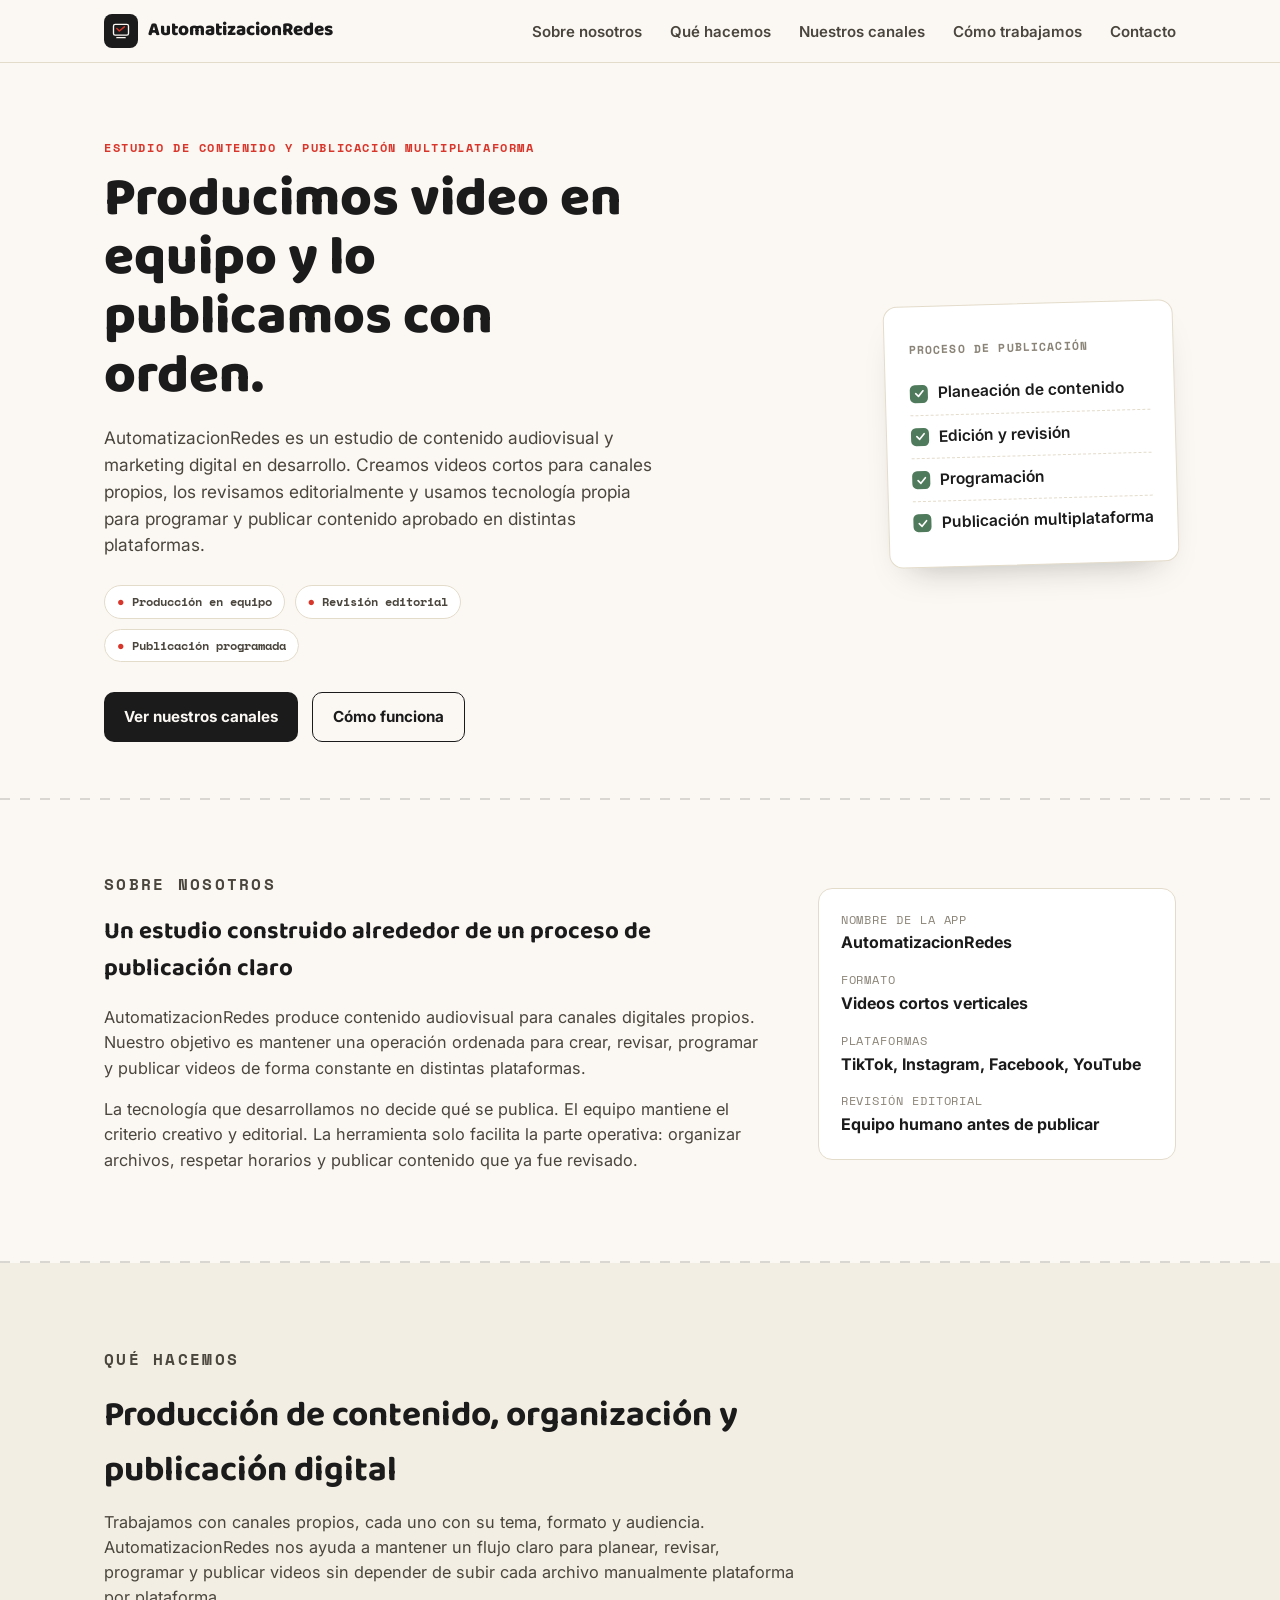
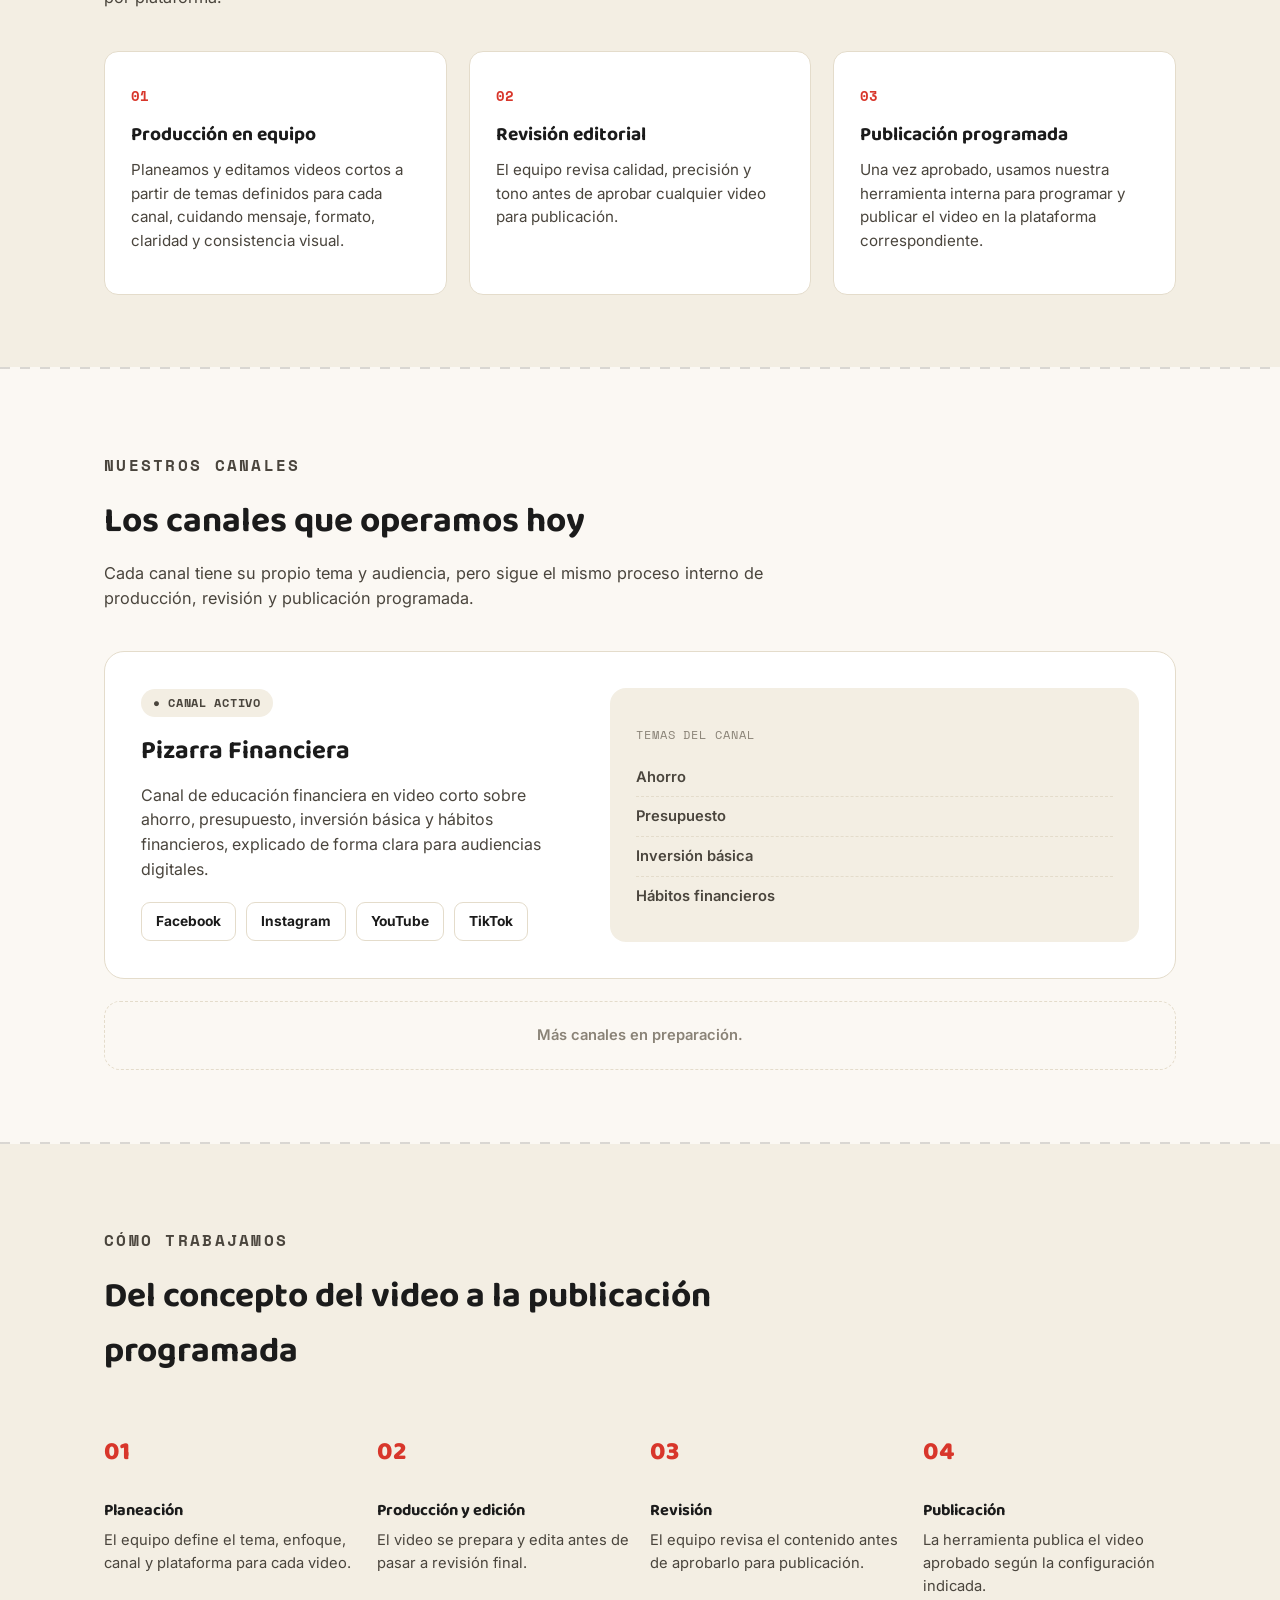
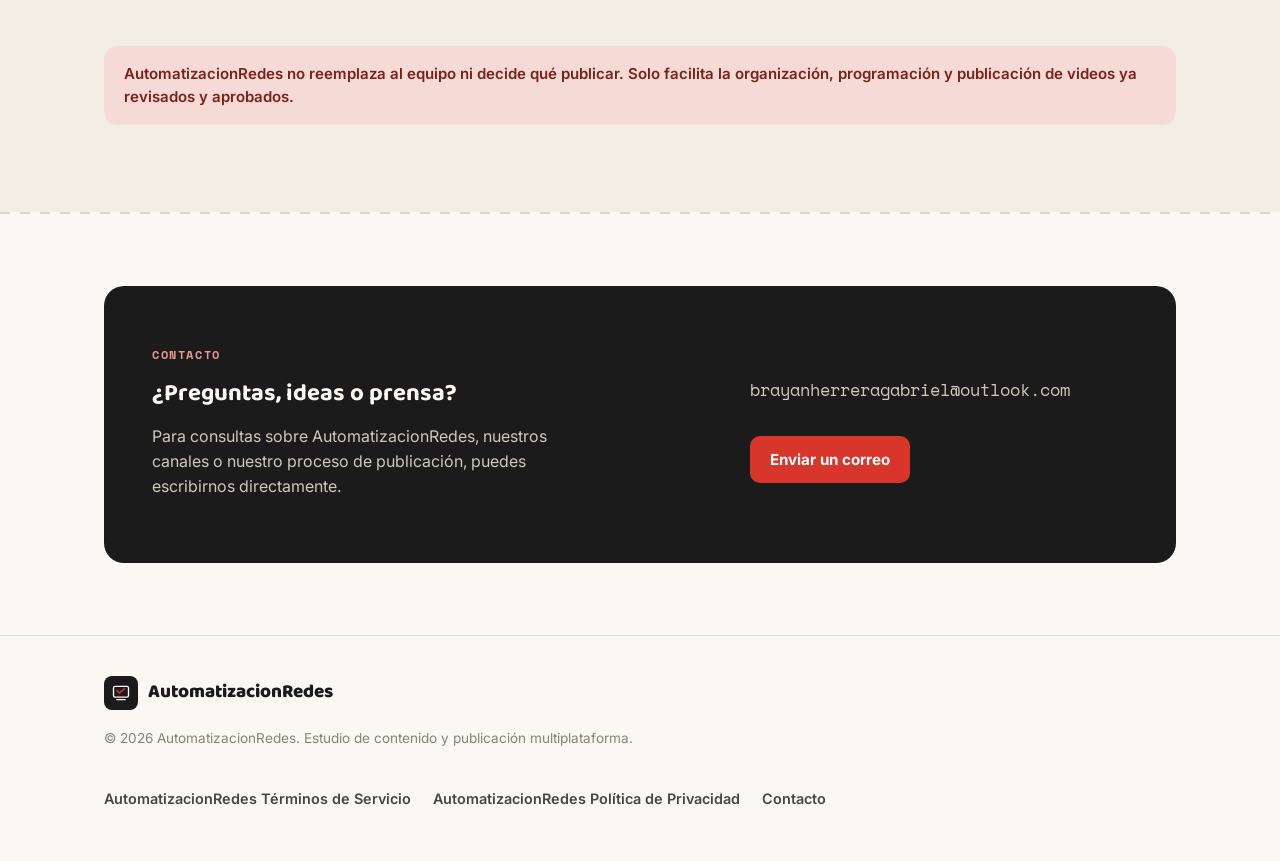
<file: index.html>
<!DOCTYPE html>
<html lang="es">
<head>
<meta charset="UTF-8">
<meta name="viewport" content="width=device-width, initial-scale=1.0">

<title>AutomatizacionRedes — Estudio de contenido y publicación multiplataforma</title>
<meta name="description" content="AutomatizacionRedes es un estudio de contenido audiovisual y marketing digital en desarrollo. Producimos videos en equipo, los revisamos editorialmente y usamos tecnología propia para programar y publicar contenido aprobado en distintas plataformas.">

<link rel="icon" type="image/png" href="favicon.png">

<link rel="preconnect" href="https://fonts.googleapis.com">
<link rel="preconnect" href="https://fonts.gstatic.com" crossorigin>
<link href="https://fonts.googleapis.com/css2?family=Baloo+2:wght@500;600;700;800&family=Inter:wght@400;500;600;700&family=Space+Mono:wght@400;700&display=swap" rel="stylesheet">

<style>
  :root{
    --paper:#FBF8F3;
    --paper-alt:#F3EEE3;
    --ink:#1B1B1B;
    --ink-soft:#4A453D;
    --muted:#8A8377;
    --red:#D8362B;
    --red-soft:#F6DAD6;
    --green:#4F7A5B;
    --line:#E4DCCB;
    --card:#FFFFFF;
    --radius:14px;
    --max:1120px;
  }

  *{box-sizing:border-box;}

  html{scroll-behavior:smooth;}

  body{
    margin:0;
    background:var(--paper);
    color:var(--ink);
    font-family:'Inter',sans-serif;
    line-height:1.55;
    -webkit-font-smoothing:antialiased;
  }

  h1,h2,h3{
    font-family:'Baloo 2',sans-serif;
    margin:0;
    color:var(--ink);
  }

  .eyebrow{
    font-family:'Space Mono',monospace;
    font-size:.72rem;
    letter-spacing:.14em;
    text-transform:uppercase;
    color:var(--red);
    font-weight:700;
  }

  a{color:inherit;}
  img,svg{display:block;}

  .wrap{
    max-width:var(--max);
    margin:0 auto;
    padding:0 24px;
  }

  header.site{
    position:sticky;
    top:0;
    z-index:50;
    background:rgba(251,248,243,.92);
    backdrop-filter:blur(6px);
    border-bottom:1px solid var(--line);
  }

  nav.wrap{
    display:flex;
    align-items:center;
    justify-content:space-between;
    padding-top:14px;
    padding-bottom:14px;
  }

  .brand{
    display:flex;
    align-items:center;
    gap:10px;
    font-family:'Baloo 2';
    font-weight:800;
    font-size:1.18rem;
    text-decoration:none;
    color:var(--ink);
  }

  .brand .mark{
    width:34px;
    height:34px;
    border-radius:8px;
    background:var(--ink);
    display:flex;
    align-items:center;
    justify-content:center;
  }

  .brand .mark svg{
    width:20px;
    height:20px;
  }

  nav ul{
    list-style:none;
    display:flex;
    gap:28px;
    margin:0;
    padding:0;
  }

  nav ul a{
    text-decoration:none;
    font-weight:600;
    font-size:.94rem;
    color:var(--ink-soft);
    transition:color .15s;
  }

  nav ul a:hover{color:var(--red);}

  .nav-toggle{
    display:none;
    background:none;
    border:none;
    cursor:pointer;
    padding:6px;
  }

  .nav-toggle span{
    display:block;
    width:22px;
    height:2px;
    background:var(--ink);
    margin:5px 0;
  }

  .hero{
    padding:64px 0 56px;
  }

  .hero .grid{
    display:grid;
    grid-template-columns:1.1fr .9fr;
    gap:56px;
    align-items:center;
  }

  .hero h1{
    font-size:clamp(2.1rem,4.4vw,3.4rem);
    line-height:1.08;
    font-weight:800;
    margin-top:14px;
  }

  .hero p.lede{
    margin-top:20px;
    font-size:1.08rem;
    color:var(--ink-soft);
    max-width:50ch;
  }

  .pillars-inline{
    margin-top:26px;
    display:flex;
    flex-wrap:wrap;
    gap:10px;
  }

  .pillars-inline span{
    font-family:'Space Mono';
    font-size:.78rem;
    font-weight:700;
    background:var(--card);
    border:1px solid var(--line);
    padding:6px 12px;
    border-radius:999px;
    color:var(--ink-soft);
  }

  .pillars-inline span::before{
    content:"● ";
    color:var(--red);
  }

  .cta-row{
    margin-top:30px;
    display:flex;
    gap:14px;
    flex-wrap:wrap;
  }

  .btn{
    display:inline-flex;
    align-items:center;
    gap:8px;
    padding:12px 20px;
    border-radius:10px;
    font-weight:700;
    font-size:.95rem;
    text-decoration:none;
    transition:transform .15s;
  }

  .btn:hover{
    transform:translateY(-2px);
  }

  .btn-primary{
    background:var(--ink);
    color:var(--paper);
  }

  .btn-ghost{
    background:transparent;
    color:var(--ink);
    border:1.5px solid var(--ink);
  }

  .checklist-card{
    background:var(--card);
    border:1px solid var(--line);
    border-radius:var(--radius);
    padding:22px 24px;
    box-shadow:0 18px 36px -22px rgba(27,27,27,.35);
    transform:rotate(-1.6deg);
    max-width:340px;
    margin-left:auto;
  }

  .checklist-card .tag{
    font-family:'Space Mono';
    font-size:.72rem;
    font-weight:700;
    letter-spacing:.1em;
    color:var(--muted);
    text-transform:uppercase;
  }

  .checklist-card ul{
    list-style:none;
    margin:14px 0 0;
    padding:0;
  }

  .checklist-card li{
    display:flex;
    align-items:center;
    gap:10px;
    padding:9px 0;
    border-bottom:1px dashed var(--line);
    font-weight:600;
    font-size:.98rem;
  }

  .checklist-card li:last-child{
    border-bottom:none;
  }

  .check{
    width:18px;
    height:18px;
    border-radius:5px;
    background:var(--green);
    flex:0 0 auto;
    display:flex;
    align-items:center;
    justify-content:center;
  }

  .check svg{
    width:11px;
    height:11px;
  }

  .divider{
    height:2px;
    background-image:repeating-linear-gradient(90deg,var(--ink) 0 10px,transparent 10px 20px);
    opacity:.15;
    margin:0;
  }

  section{
    padding:72px 0;
  }

  section.alt{
    background:var(--paper-alt);
  }

  .section-head{
    max-width:700px;
    margin-bottom:40px;
  }

  .section-head h2{
    font-size:clamp(1.6rem,3vw,2.2rem);
    margin-top:8px;
  }

  .section-head p{
    color:var(--ink-soft);
    margin-top:12px;
    font-size:1.02rem;
  }

  .about-grid{
    display:grid;
    grid-template-columns:1.3fr .7fr;
    gap:48px;
    align-items:start;
  }

  .about-grid p{
    color:var(--ink-soft);
    font-size:1.02rem;
    margin:0 0 16px;
  }

  .fact-list{
    background:var(--card);
    border:1px solid var(--line);
    border-radius:var(--radius);
    padding:22px;
  }

  .fact-list dt{
    font-family:'Space Mono';
    font-size:.72rem;
    color:var(--muted);
    text-transform:uppercase;
    letter-spacing:.08em;
  }

  .fact-list dd{
    margin:2px 0 16px;
    font-weight:700;
    font-size:1rem;
  }

  .fact-list dd:last-child{
    margin-bottom:0;
  }

  .cards3{
    display:grid;
    grid-template-columns:repeat(3,1fr);
    gap:22px;
  }

  .pcard{
    background:var(--card);
    border:1px solid var(--line);
    border-radius:var(--radius);
    padding:26px;
  }

  .pcard .num{
    font-family:'Space Mono';
    font-weight:700;
    color:var(--red);
    font-size:.85rem;
  }

  .pcard h3{
    font-size:1.2rem;
    margin-top:10px;
  }

  .pcard p{
    color:var(--ink-soft);
    font-size:.95rem;
    margin-top:8px;
  }

  .steps{
    display:grid;
    grid-template-columns:repeat(4,1fr);
    gap:20px;
  }

  .step{
    position:relative;
    padding-top:8px;
  }

  .step .idx{
    font-family:'Baloo 2';
    font-weight:800;
    font-size:1.6rem;
    color:var(--red);
  }

  .step h3{
    font-size:1.02rem;
    margin-top:6px;
  }

  .step p{
    color:var(--ink-soft);
    font-size:.92rem;
    margin-top:6px;
  }

  .step-note{
    margin-top:34px;
    background:var(--red-soft);
    border-radius:var(--radius);
    padding:16px 20px;
    font-size:.94rem;
    color:#7A2119;
    font-weight:600;
  }

  .channel-card{
    background:var(--card);
    border:1px solid var(--line);
    border-radius:20px;
    padding:36px;
    display:grid;
    grid-template-columns:.9fr 1.1fr;
    gap:36px;
    align-items:center;
  }

  .channel-badge{
    display:inline-flex;
    align-items:center;
    gap:8px;
    font-family:"Space Mono";
    font-size:.72rem;
    font-weight:700;
    letter-spacing:.06em;
    background:var(--paper-alt);
    color:var(--ink-soft);
    padding:5px 12px;
    border-radius:999px;
    text-transform:uppercase;
  }

  .channel-card h3{
    font-size:1.6rem;
    margin-top:14px;
  }

  .channel-card p.desc{
    color:var(--ink-soft);
    margin-top:12px;
    font-size:1rem;
  }

  .channel-links{
    display:flex;
    flex-wrap:wrap;
    gap:10px;
    margin-top:20px;
  }

  .channel-links a{
    display:inline-flex;
    align-items:center;
    gap:6px;
    text-decoration:none;
    font-weight:700;
    font-size:.86rem;
    color:var(--ink);
    border:1.5px solid var(--line);
    padding:8px 14px;
    border-radius:9px;
    transition:border-color .15s;
  }

  .channel-links a:hover{
    border-color:var(--ink);
  }

  .channel-visual{
    background:var(--paper-alt);
    border-radius:16px;
    padding:26px;
  }

  .channel-visual .tag{
    font-family:"Space Mono";
    font-size:.72rem;
    color:var(--muted);
    text-transform:uppercase;
    letter-spacing:.08em;
  }

  .channel-visual ul{
    list-style:none;
    margin:14px 0 0;
    padding:0;
  }

  .channel-visual li{
    display:flex;
    align-items:center;
    gap:10px;
    padding:8px 0;
    border-bottom:1px dashed var(--line);
    font-weight:600;
    font-size:.92rem;
    color:var(--ink-soft);
  }

  .channel-visual li:last-child{
    border-bottom:none;
  }

  .more-channels{
    margin-top:22px;
    border:1.5px dashed var(--line);
    border-radius:16px;
    padding:22px 26px;
    text-align:center;
    color:var(--muted);
    font-size:.92rem;
    font-weight:600;
  }

  .contact-box{
    background:var(--ink);
    color:var(--paper);
    border-radius:20px;
    padding:48px;
    display:grid;
    grid-template-columns:1.2fr .8fr;
    gap:32px;
    align-items:center;
  }

  .contact-box h2{
    color:var(--paper);
  }

  .contact-box p{
    color:#CFC9BC;
    margin-top:12px;
    max-width:44ch;
  }

  .contact-box .btn-primary{
    background:var(--red);
    color:#fff;
  }

  .contact-email{
    font-family:'Space Mono';
    font-size:1.05rem;
    word-break:break-all;
  }

  footer{
    padding:40px 0 50px;
    border-top:1px solid var(--line);
  }

  .footer-grid{
    display:flex;
    justify-content:space-between;
    align-items:flex-start;
    flex-wrap:wrap;
    gap:24px;
  }

  .footer-links{
    display:flex;
    gap:22px;
    flex-wrap:wrap;
    list-style:none;
    padding:0;
    margin:0;
  }

  .footer-links a{
    text-decoration:none;
    color:var(--ink-soft);
    font-size:.9rem;
    font-weight:600;
  }

  .footer-links a:hover{
    color:var(--red);
  }

  .copyright{
    color:var(--muted);
    font-size:.85rem;
    margin-top:18px;
  }

  @media (max-width: 880px){
    .hero .grid{
      grid-template-columns:1fr;
      gap:40px;
    }

    .checklist-card{
      margin:0;
      transform:rotate(-1deg);
    }

    .about-grid{
      grid-template-columns:1fr;
    }

    .cards3{
      grid-template-columns:1fr;
    }

    .steps{
      grid-template-columns:1fr 1fr;
    }

    .channel-card{
      grid-template-columns:1fr;
    }

    .contact-box{
      grid-template-columns:1fr;
      padding:32px;
    }

    nav ul{
      position:absolute;
      top:100%;
      left:0;
      right:0;
      background:var(--paper);
      flex-direction:column;
      gap:0;
      border-bottom:1px solid var(--line);
      display:none;
    }

    nav ul.open{
      display:flex;
    }

    nav ul a{
      display:block;
      padding:14px 24px;
      border-top:1px solid var(--line);
    }

    .nav-toggle{
      display:block;
    }
  }

  @media (max-width: 560px){
    .steps{
      grid-template-columns:1fr;
    }
  }
</style>
</head>

<body>

<header class="site">
  <nav class="wrap">
    <a href="#top" class="brand">
      <span class="mark">
        <svg viewBox="0 0 24 24" fill="none">
          <rect x="3" y="4" width="18" height="13" rx="2" stroke="#FBF8F3" stroke-width="1.6"/>
          <path d="M7 20h10" stroke="#FBF8F3" stroke-width="1.6" stroke-linecap="round"/>
          <path d="M7 9l3 3 6-5" stroke="#D8362B" stroke-width="1.8" stroke-linecap="round" stroke-linejoin="round"/>
        </svg>
      </span>
      AutomatizacionRedes
    </a>

    <button class="nav-toggle" aria-label="Abrir menú" onclick="document.getElementById('navlinks').classList.toggle('open')">
      <span></span>
      <span></span>
      <span></span>
    </button>

    <ul id="navlinks">
      <li><a href="#sobre">Sobre nosotros</a></li>
      <li><a href="#hacemos">Qué hacemos</a></li>
      <li><a href="#canales">Nuestros canales</a></li>
      <li><a href="#proceso">Cómo trabajamos</a></li>
      <li><a href="contact.html">Contacto</a></li>
    </ul>
  </nav>
</header>

<main id="top">

  <section class="hero">
    <div class="wrap grid">
      <div>
        <p class="eyebrow">Estudio de contenido y publicación multiplataforma</p>
        <h1>Producimos video en equipo y lo publicamos con orden.</h1>

        <p class="lede">
          AutomatizacionRedes es un estudio de contenido audiovisual y marketing digital en desarrollo.
          Creamos videos cortos para canales propios, los revisamos editorialmente y usamos tecnología
          propia para programar y publicar contenido aprobado en distintas plataformas.
        </p>

        <div class="pillars-inline">
          <span>Producción en equipo</span>
          <span>Revisión editorial</span>
          <span>Publicación programada</span>
        </div>

        <div class="cta-row">
          <a href="#canales" class="btn btn-primary">Ver nuestros canales</a>
          <a href="#sobre" class="btn btn-ghost">Cómo funciona</a>
        </div>
      </div>

      <div class="checklist-card">
        <p class="tag">Proceso de publicación</p>
        <ul>
          <li>
            <span class="check">
              <svg viewBox="0 0 12 12" fill="none">
                <path d="M2 6l3 3 5-6" stroke="#fff" stroke-width="1.8" stroke-linecap="round" stroke-linejoin="round"/>
              </svg>
            </span>
            Planeación de contenido
          </li>
          <li>
            <span class="check">
              <svg viewBox="0 0 12 12" fill="none">
                <path d="M2 6l3 3 5-6" stroke="#fff" stroke-width="1.8" stroke-linecap="round" stroke-linejoin="round"/>
              </svg>
            </span>
            Edición y revisión
          </li>
          <li>
            <span class="check">
              <svg viewBox="0 0 12 12" fill="none">
                <path d="M2 6l3 3 5-6" stroke="#fff" stroke-width="1.8" stroke-linecap="round" stroke-linejoin="round"/>
              </svg>
            </span>
            Programación
          </li>
          <li>
            <span class="check">
              <svg viewBox="0 0 12 12" fill="none">
                <path d="M2 6l3 3 5-6" stroke="#fff" stroke-width="1.8" stroke-linecap="round" stroke-linejoin="round"/>
              </svg>
            </span>
            Publicación multiplataforma
          </li>
        </ul>
      </div>
    </div>
  </section>

  <div class="divider"></div>

  <section id="sobre">
    <div class="wrap about-grid">
      <div>
        <p class="eyebrow">Sobre nosotros</p>
        <h2>Un estudio construido alrededor de un proceso de publicación claro</h2>

        <p style="margin-top:18px;">
          AutomatizacionRedes produce contenido audiovisual para canales digitales propios.
          Nuestro objetivo es mantener una operación ordenada para crear, revisar, programar
          y publicar videos de forma constante en distintas plataformas.
        </p>

        <p>
          La tecnología que desarrollamos no decide qué se publica. El equipo mantiene el
          criterio creativo y editorial. La herramienta solo facilita la parte operativa:
          organizar archivos, respetar horarios y publicar contenido que ya fue revisado.
        </p>
      </div>

      <dl class="fact-list">
        <dt>Nombre de la app</dt>
        <dd>AutomatizacionRedes</dd>

        <dt>Formato</dt>
        <dd>Videos cortos verticales</dd>

        <dt>Plataformas</dt>
        <dd>TikTok, Instagram, Facebook, YouTube</dd>

        <dt>Revisión editorial</dt>
        <dd>Equipo humano antes de publicar</dd>
      </dl>
    </div>
  </section>

  <div class="divider"></div>

  <section id="hacemos" class="alt">
    <div class="wrap">
      <div class="section-head">
        <p class="eyebrow">Qué hacemos</p>
        <h2>Producción de contenido, organización y publicación digital</h2>

        <p>
          Trabajamos con canales propios, cada uno con su tema, formato y audiencia.
          AutomatizacionRedes nos ayuda a mantener un flujo claro para planear,
          revisar, programar y publicar videos sin depender de subir cada archivo
          manualmente plataforma por plataforma.
        </p>
      </div>

      <div class="cards3">
        <div class="pcard">
          <p class="num">01</p>
          <h3>Producción en equipo</h3>
          <p>
            Planeamos y editamos videos cortos a partir de temas definidos para cada canal,
            cuidando mensaje, formato, claridad y consistencia visual.
          </p>
        </div>

        <div class="pcard">
          <p class="num">02</p>
          <h3>Revisión editorial</h3>
          <p>
            El equipo revisa calidad, precisión y tono antes de aprobar cualquier video
            para publicación.
          </p>
        </div>

        <div class="pcard">
          <p class="num">03</p>
          <h3>Publicación programada</h3>
          <p>
            Una vez aprobado, usamos nuestra herramienta interna para programar y publicar
            el video en la plataforma correspondiente.
          </p>
        </div>
      </div>
    </div>
  </section>

  <div class="divider"></div>

  <section id="canales">
    <div class="wrap">
      <div class="section-head">
        <p class="eyebrow">Nuestros canales</p>
        <h2>Los canales que operamos hoy</h2>

        <p>
          Cada canal tiene su propio tema y audiencia, pero sigue el mismo proceso interno
          de producción, revisión y publicación programada.
        </p>
      </div>

      <div class="channel-card">
        <div>
          <span class="channel-badge">● Canal activo</span>
          <h3>Pizarra Financiera</h3>

          <p class="desc">
            Canal de educación financiera en video corto sobre ahorro, presupuesto,
            inversión básica y hábitos financieros, explicado de forma clara para
            audiencias digitales.
          </p>

          <div class="channel-links">
            <a href="https://www.facebook.com/profile.php?id=61592804398117" target="_blank" rel="noopener">Facebook</a>
            <a href="https://www.instagram.com/pizarra_financiera/" target="_blank" rel="noopener">Instagram</a>
            <a href="https://www.youtube.com/@Pizarra_Financiera" target="_blank" rel="noopener">YouTube</a>
            <a href="https://www.tiktok.com/@pizarra.financiera" target="_blank" rel="noopener">TikTok</a>
          </div>
        </div>

        <div class="channel-visual">
          <p class="tag">Temas del canal</p>
          <ul>
            <li>Ahorro</li>
            <li>Presupuesto</li>
            <li>Inversión básica</li>
            <li>Hábitos financieros</li>
          </ul>
        </div>
      </div>

      <div class="more-channels">Más canales en preparación.</div>
    </div>
  </section>

  <div class="divider"></div>

  <section id="proceso" class="alt">
    <div class="wrap">
      <div class="section-head">
        <p class="eyebrow">Cómo trabajamos</p>
        <h2>Del concepto del video a la publicación programada</h2>
      </div>

      <div class="steps">
        <div class="step">
          <p class="idx">01</p>
          <h3>Planeación</h3>
          <p>El equipo define el tema, enfoque, canal y plataforma para cada video.</p>
        </div>

        <div class="step">
          <p class="idx">02</p>
          <h3>Producción y edición</h3>
          <p>El video se prepara y edita antes de pasar a revisión final.</p>
        </div>

        <div class="step">
          <p class="idx">03</p>
          <h3>Revisión</h3>
          <p>El equipo revisa el contenido antes de aprobarlo para publicación.</p>
        </div>

        <div class="step">
          <p class="idx">04</p>
          <h3>Publicación</h3>
          <p>La herramienta publica el video aprobado según la configuración indicada.</p>
        </div>
      </div>

      <p class="step-note">
        AutomatizacionRedes no reemplaza al equipo ni decide qué publicar. Solo facilita
        la organización, programación y publicación de videos ya revisados y aprobados.
      </p>
    </div>
  </section>

  <div class="divider"></div>

  <section id="contacto">
    <div class="wrap">
      <div class="contact-box">
        <div>
          <p class="eyebrow" style="color:#E8998F;">Contacto</p>
          <h2>¿Preguntas, ideas o prensa?</h2>
          <p>
            Para consultas sobre AutomatizacionRedes, nuestros canales o nuestro proceso
            de publicación, puedes escribirnos directamente.
          </p>
        </div>

        <div>
          <p class="contact-email">brayanherreragabriel@outlook.com</p>
          <a href="mailto:brayanherreragabriel@outlook.com" class="btn btn-primary" style="margin-top:16px;">Enviar un correo</a>
        </div>
      </div>
    </div>
  </section>

</main>

<footer>
  <div class="wrap footer-grid">
    <div>
      <a href="#top" class="brand" style="margin-bottom:8px;">
        <span class="mark">
          <svg viewBox="0 0 24 24" fill="none">
            <rect x="3" y="4" width="18" height="13" rx="2" stroke="#FBF8F3" stroke-width="1.6"/>
            <path d="M7 20h10" stroke="#FBF8F3" stroke-width="1.6" stroke-linecap="round"/>
            <path d="M7 9l3 3 6-5" stroke="#D8362B" stroke-width="1.8" stroke-linecap="round" stroke-linejoin="round"/>
          </svg>
        </span>
        AutomatizacionRedes
      </a>

      <p class="copyright">
        © 2026 AutomatizacionRedes. Estudio de contenido y publicación multiplataforma.
      </p>
    </div>

    <ul class="footer-links">
      <li><a href="terms.html">AutomatizacionRedes Términos de Servicio</a></li>
      <li><a href="privacy.html">AutomatizacionRedes Política de Privacidad</a></li>
      <li><a href="contact.html">Contacto</a></li>
    </ul>
  </div>
</footer>

</body>
</html>
</file>
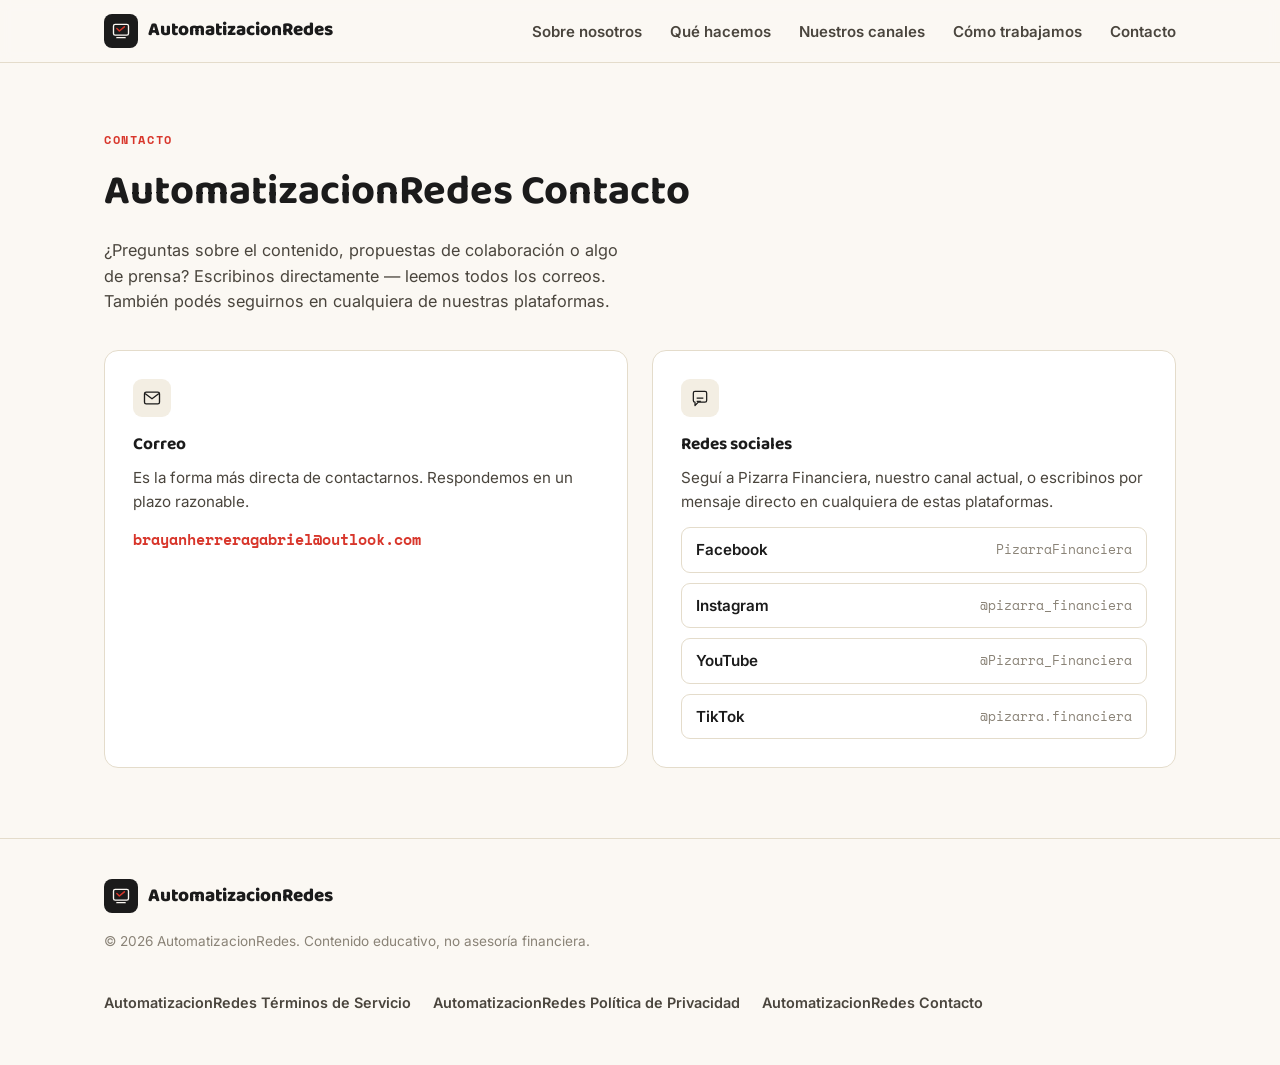
<file: contact.html>
<!DOCTYPE html>
<html lang="es">
<head>
<meta charset="UTF-8">
<meta name="viewport" content="width=device-width, initial-scale=1.0">
<title>AutomatizacionRedes Contacto</title>
<meta name="description" content="Escribinos a AutomatizacionRedes por correo o seguinos en nuestras redes sociales.">
<link rel="icon" type="image/png" href="favicon.png">
  
<link rel="preconnect" href="https://fonts.googleapis.com">
<link rel="preconnect" href="https://fonts.gstatic.com" crossorigin>
<link href="https://fonts.googleapis.com/css2?family=Baloo+2:wght@500;600;700;800&family=Inter:wght@400;500;600;700&family=Space+Mono:wght@400;700&display=swap" rel="stylesheet">
<style>
  :root{
    --paper:#FBF8F3;
    --paper-alt:#F3EEE3;
    --ink:#1B1B1B;
    --ink-soft:#4A453D;
    --muted:#8A8377;
    --red:#D8362B;
    --red-soft:#F6DAD6;
    --green:#4F7A5B;
    --line:#E4DCCB;
    --card:#FFFFFF;
    --radius:14px;
    --max:1120px;
  }
  *{box-sizing:border-box;}
  html{scroll-behavior:smooth;}
  body{
    margin:0;
    background:var(--paper);
    color:var(--ink);
    font-family:'Inter',sans-serif;
    line-height:1.55;
    -webkit-font-smoothing:antialiased;
  }
  h1,h2,h3{
    font-family:'Baloo 2',sans-serif;
    margin:0;
    color:var(--ink);
  }
  .eyebrow{
    font-family:'Space Mono',monospace;
    font-size:.72rem;
    letter-spacing:.14em;
    text-transform:uppercase;
    color:var(--red);
    font-weight:700;
  }
  a{color:inherit;}
  img,svg{display:block;}
  .wrap{max-width:var(--max);margin:0 auto;padding:0 24px;}

  /* underline squiggle used as brand signature */
  .squiggle{
    display:block;
    width:100%;
    height:10px;
    margin-top:2px;
  }

  /* NAV */
  header.site{
    position:sticky;top:0;z-index:50;
    background:rgba(251,248,243,.92);
    backdrop-filter:blur(6px);
    border-bottom:1px solid var(--line);
  }
  nav.wrap{
    display:flex;align-items:center;justify-content:space-between;
    padding-top:14px;padding-bottom:14px;
  }
  .brand{
    display:flex;align-items:center;gap:10px;
    font-family:'Baloo 2';font-weight:800;font-size:1.18rem;
    text-decoration:none;color:var(--ink);
  }
  .brand .mark{
    width:34px;height:34px;border-radius:8px;
    background:var(--ink);
    display:flex;align-items:center;justify-content:center;
  }
  .brand .mark svg{width:20px;height:20px;}
  nav ul{
    list-style:none;display:flex;gap:28px;margin:0;padding:0;
  }
  nav ul a{
    text-decoration:none;font-weight:600;font-size:.94rem;color:var(--ink-soft);
    transition:color .15s;
  }
  nav ul a:hover{color:var(--red);}
  .nav-toggle{display:none;background:none;border:none;cursor:pointer;padding:6px;}
  .nav-toggle span{display:block;width:22px;height:2px;background:var(--ink);margin:5px 0;}

  /* HERO */
  .hero{padding:64px 0 56px;}
  .hero .grid{
    display:grid;grid-template-columns:1.1fr .9fr;gap:56px;align-items:center;
  }
  .hero h1{
    font-size:clamp(2.1rem,4.4vw,3.4rem);
    line-height:1.08;font-weight:800;
    margin-top:14px;
  }
  .hero h1 .hl{position:relative;white-space:nowrap;}
  .hero p.lede{
    margin-top:20px;font-size:1.08rem;color:var(--ink-soft);max-width:46ch;
  }
  .pillars-inline{
    margin-top:26px;display:flex;flex-wrap:wrap;gap:10px;
  }
  .pillars-inline span{
    font-family:'Space Mono';font-size:.78rem;font-weight:700;
    background:var(--card);border:1px solid var(--line);
    padding:6px 12px;border-radius:999px;color:var(--ink-soft);
  }
  .pillars-inline span::before{content:"● ";color:var(--red);}

  .cta-row{margin-top:30px;display:flex;gap:14px;flex-wrap:wrap;}
  .btn{
    display:inline-flex;align-items:center;gap:8px;
    padding:12px 20px;border-radius:10px;font-weight:700;font-size:.95rem;
    text-decoration:none;transition:transform .15s;
  }
  .btn:hover{transform:translateY(-2px);}
  .btn-primary{background:var(--ink);color:var(--paper);}
  .btn-ghost{background:transparent;color:var(--ink);border:1.5px solid var(--ink);}

  /* checklist card — signature element */
  .checklist-card{
    background:var(--card);
    border:1px solid var(--line);
    border-radius:var(--radius);
    padding:22px 24px;
    box-shadow:0 18px 36px -22px rgba(27,27,27,.35);
    transform:rotate(-1.6deg);
    max-width:340px;
    margin-left:auto;
  }
  .checklist-card .tag{
    font-family:'Space Mono';font-size:.72rem;font-weight:700;
    letter-spacing:.1em;color:var(--muted);text-transform:uppercase;
  }
  .checklist-card ul{list-style:none;margin:14px 0 0;padding:0;}
  .checklist-card li{
    display:flex;align-items:center;gap:10px;
    padding:9px 0;border-bottom:1px dashed var(--line);
    font-weight:600;font-size:.98rem;
  }
  .checklist-card li:last-child{border-bottom:none;}
  .check{
    width:18px;height:18px;border-radius:5px;background:var(--green);
    flex:0 0 auto;display:flex;align-items:center;justify-content:center;
  }
  .check svg{width:11px;height:11px;}

  /* dashed divider motif */
  .divider{
    height:2px;
    background-image:repeating-linear-gradient(90deg,var(--ink) 0 10px,transparent 10px 20px);
    opacity:.15;
    margin:0;
  }

  section{padding:72px 0;}
  section.alt{background:var(--paper-alt);}
  .section-head{max-width:640px;margin-bottom:40px;}
  .section-head h2{font-size:clamp(1.6rem,3vw,2.2rem);margin-top:8px;}
  .section-head p{color:var(--ink-soft);margin-top:12px;font-size:1.02rem;}

  /* about */
  .about-grid{display:grid;grid-template-columns:1.3fr .7fr;gap:48px;align-items:start;}
  .about-grid p{color:var(--ink-soft);font-size:1.02rem;margin:0 0 16px;}
  .fact-list{
    background:var(--card);border:1px solid var(--line);border-radius:var(--radius);
    padding:22px;
  }
  .fact-list dt{
    font-family:'Space Mono';font-size:.72rem;color:var(--muted);
    text-transform:uppercase;letter-spacing:.08em;
  }
  .fact-list dd{margin:2px 0 16px;font-weight:700;font-size:1rem;}
  .fact-list dd:last-child{margin-bottom:0;}

  /* pillars cards */
  .cards3{display:grid;grid-template-columns:repeat(3,1fr);gap:22px;}
  .pcard{
    background:var(--card);border:1px solid var(--line);border-radius:var(--radius);
    padding:26px;
  }
  .pcard .num{
    font-family:'Space Mono';font-weight:700;color:var(--red);font-size:.85rem;
  }
  .pcard h3{font-size:1.2rem;margin-top:10px;}
  .pcard p{color:var(--ink-soft);font-size:.95rem;margin-top:8px;}

  /* process steps */
  .steps{
    display:grid;grid-template-columns:repeat(4,1fr);gap:20px;counter-reset:step;
  }
  .step{position:relative;padding-top:8px;}
  .step .idx{
    font-family:'Baloo 2';font-weight:800;font-size:1.6rem;color:var(--red);
  }
  .step h3{font-size:1.02rem;margin-top:6px;}
  .step p{color:var(--ink-soft);font-size:.92rem;margin-top:6px;}
  .step-note{
    margin-top:34px;background:var(--red-soft);border-radius:var(--radius);
    padding:16px 20px;font-size:.94rem;color:#7A2119;font-weight:600;
  }

  /* platforms */
  .plat-grid{display:grid;grid-template-columns:repeat(4,1fr);gap:18px;}
  .plat-card{
    background:var(--card);border:1px solid var(--line);border-radius:var(--radius);
    padding:22px;text-decoration:none;display:flex;flex-direction:column;gap:10px;
    transition:border-color .15s, transform .15s;
  }
  .plat-card:hover{border-color:var(--ink);transform:translateY(-3px);}
  .plat-card .icon{
    width:38px;height:38px;border-radius:9px;background:var(--paper-alt);
    display:flex;align-items:center;justify-content:center;
  }
  .plat-card .icon svg{width:20px;height:20px;}
  .plat-card h3{font-size:1.02rem;}
  .plat-card .handle{color:var(--muted);font-size:.86rem;font-family:'Space Mono';}
  .status{
    display:inline-flex;width:fit-content;font-size:.72rem;font-weight:700;
    padding:3px 10px;border-radius:999px;font-family:'Space Mono';
  }
  .status.live{background:#E4F0E7;color:#2C6B41;}
  .status.soon{background:#F3EAD1;color:#8A6414;}

  /* contact */
  .contact-box{
    background:var(--ink);color:var(--paper);border-radius:20px;
    padding:48px;display:grid;grid-template-columns:1.2fr .8fr;gap:32px;align-items:center;
  }
  .contact-box h2{color:var(--paper);}
  .contact-box p{color:#CFC9BC;margin-top:12px;max-width:44ch;}
  .contact-box .btn-primary{background:var(--red);color:#fff;}
  .contact-email{
    font-family:'Space Mono';font-size:1.05rem;word-break:break-all;
  }

  footer{padding:40px 0 50px;border-top:1px solid var(--line);}
  .footer-grid{display:flex;justify-content:space-between;align-items:flex-start;flex-wrap:wrap;gap:24px;}
  .footer-links{display:flex;gap:22px;flex-wrap:wrap;list-style:none;padding:0;margin:0;}
  .footer-links a{text-decoration:none;color:var(--ink-soft);font-size:.9rem;font-weight:600;}
  .footer-links a:hover{color:var(--red);}
  .copyright{color:var(--muted);font-size:.85rem;margin-top:18px;}

  @media (max-width: 880px){
    .hero .grid{grid-template-columns:1fr;gap:40px;}
    .checklist-card{margin:0;transform:rotate(-1deg);}
    .about-grid{grid-template-columns:1fr;}
    .cards3{grid-template-columns:1fr;}
    .steps{grid-template-columns:1fr 1fr;}
    .plat-grid{grid-template-columns:1fr 1fr;}
    .contact-box{grid-template-columns:1fr;padding:32px;}
    nav ul{
      position:absolute;top:100%;left:0;right:0;background:var(--paper);
      flex-direction:column;gap:0;border-bottom:1px solid var(--line);
      display:none;
    }
    nav ul.open{display:flex;}
    nav ul a{display:block;padding:14px 24px;border-top:1px solid var(--line);}
    .nav-toggle{display:block;}
  }
  @media (max-width: 560px){
    .steps{grid-template-columns:1fr;}
    .plat-grid{grid-template-columns:1fr;}
  }

  /* ===== Legal / info pages ===== */
  .page-hero{padding:56px 0 40px;border-bottom:1px solid var(--line);}
  .page-hero .eyebrow{margin-bottom:10px;}
  .page-hero h1{font-size:clamp(1.9rem,3.6vw,2.6rem);}
  .page-hero .updated{
    margin-top:14px;font-family:'Space Mono';font-size:.82rem;color:var(--muted);
  }
  .legal{max-width:760px;margin:0 auto;padding:56px 24px 40px;}
  .legal h2{
    font-size:1.3rem;margin-top:44px;margin-bottom:14px;
    padding-top:24px;border-top:1px dashed var(--line);
  }
  .legal h2:first-of-type{border-top:none;padding-top:0;margin-top:0;}
  .legal p{color:var(--ink-soft);margin:0 0 14px;font-size:1rem;}
  .legal ul{color:var(--ink-soft);margin:0 0 14px;padding-left:22px;}
  .legal li{margin-bottom:8px;}
  .legal strong{color:var(--ink);}
  .legal a.inline{color:var(--red);font-weight:600;text-decoration:underline;}
  .legal .callout{
    background:var(--card);border:1px solid var(--line);border-radius:var(--radius);
    padding:18px 20px;margin:22px 0;font-size:.95rem;color:var(--ink-soft);
  }

  /* ===== Contact page ===== */
  .contact-hero{padding:56px 0 0;}
  .contact-page-grid{
    display:grid;grid-template-columns:1fr 1fr;gap:24px;margin-top:36px;padding-bottom:70px;
  }
  .contact-card{
    background:var(--card);border:1px solid var(--line);border-radius:var(--radius);
    padding:28px;
  }
  .contact-card .icon-sm{
    width:38px;height:38px;border-radius:9px;background:var(--paper-alt);
    display:flex;align-items:center;justify-content:center;margin-bottom:14px;
  }
  .contact-card .icon-sm svg{width:20px;height:20px;}
  .contact-card h3{font-size:1.08rem;margin-bottom:8px;}
  .contact-card p{color:var(--ink-soft);font-size:.95rem;margin:0 0 14px;}
  .contact-card a.value{
    font-family:'Space Mono';font-size:.92rem;color:var(--red);text-decoration:none;
    word-break:break-all;font-weight:700;
  }
  .social-mini{list-style:none;margin:0;padding:0;display:flex;flex-direction:column;gap:10px;}
  .social-mini a{
    display:flex;align-items:center;justify-content:space-between;
    text-decoration:none;color:var(--ink);font-weight:600;font-size:.95rem;
    padding:10px 14px;border:1px solid var(--line);border-radius:9px;
    transition:border-color .15s;
  }
  .social-mini a:hover{border-color:var(--ink);}
  .social-mini .h{color:var(--muted);font-family:'Space Mono';font-size:.8rem;font-weight:400;}

  @media (max-width:760px){
    .contact-page-grid{grid-template-columns:1fr;}
  }

</style>
</head>
<body>

<header class="site">
  <nav class="wrap">
    <a href="index.html" class="brand">
      <span class="mark">
        <svg viewBox="0 0 24 24" fill="none"><rect x="3" y="4" width="18" height="13" rx="2" stroke="#FBF8F3" stroke-width="1.6"/><path d="M7 20h10" stroke="#FBF8F3" stroke-width="1.6" stroke-linecap="round"/><path d="M7 9l3 3 6-5" stroke="#D8362B" stroke-width="1.8" stroke-linecap="round" stroke-linejoin="round"/></svg>
      </span>
      AutomatizacionRedes
    </a>
    <button class="nav-toggle" aria-label="Abrir menú" onclick="document.getElementById('navlinks').classList.toggle('open')">
      <span></span><span></span><span></span>
    </button>
    <ul id="navlinks">
      <li><a href="index.html#sobre">Sobre nosotros</a></li>
      <li><a href="index.html#hacemos">Qué hacemos</a></li>
      <li><a href="index.html#canales">Nuestros canales</a></li>
      <li><a href="index.html#proceso">Cómo trabajamos</a></li>
      <li><a href="contact.html">Contacto</a></li>
    </ul>
  </nav>
</header>

<main>
  <section class="contact-hero">
    <div class="wrap">
      <p class="eyebrow">Contacto</p>
      <h1 style="font-size:clamp(1.9rem,3.6vw,2.6rem);margin-top:8px;">AutomatizacionRedes Contacto</h1>
      <p style="color:var(--ink-soft);margin-top:14px;max-width:52ch;font-size:1.02rem;">
        ¿Preguntas sobre el contenido, propuestas de colaboración o algo de prensa? Escribinos
        directamente — leemos todos los correos. También podés seguirnos en cualquiera de nuestras
        plataformas.
      </p>
    </div>

    <div class="wrap contact-page-grid">
      <div class="contact-card">
        <span class="icon-sm">
          <svg viewBox="0 0 24 24" fill="none"><rect x="3" y="5" width="18" height="14" rx="2" stroke="#1B1B1B" stroke-width="1.6"/><path d="M4 7l8 6 8-6" stroke="#1B1B1B" stroke-width="1.6" stroke-linecap="round" stroke-linejoin="round"/></svg>
        </span>
        <h3>Correo</h3>
        <p>Es la forma más directa de contactarnos. Respondemos en un plazo razonable.</p>
        <a class="value" href="mailto:brayanherreragabriel@outlook.com">brayanherreragabriel@outlook.com</a>
      </div>

      <div class="contact-card">
        <span class="icon-sm">
          <svg viewBox="0 0 24 24" fill="none"><path d="M8 12h8M8 16h5M6 4h12a2 2 0 0 1 2 2v9a2 2 0 0 1-2 2H10l-4 4v-4H6a2 2 0 0 1-2-2V6a2 2 0 0 1 2-2Z" stroke="#1B1B1B" stroke-width="1.5" stroke-linejoin="round"/></svg>
        </span>
        <h3>Redes sociales</h3>
        <p>Seguí a Pizarra Financiera, nuestro canal actual, o escribinos por mensaje directo en cualquiera de estas plataformas.</p>
        <ul class="social-mini">
          <li><a href="https://www.facebook.com/profile.php?id=61592804398117" target="_blank" rel="noopener">Facebook <span class="h">PizarraFinanciera</span></a></li>
          <li><a href="https://www.instagram.com/pizarra_financiera/" target="_blank" rel="noopener">Instagram <span class="h">@pizarra_financiera</span></a></li>
          <li><a href="https://www.youtube.com/@Pizarra_Financiera" target="_blank" rel="noopener">YouTube <span class="h">@Pizarra_Financiera</span></a></li>
          <li><a href="https://www.tiktok.com/@pizarra.financiera" target="_blank" rel="noopener">TikTok <span class="h">@pizarra.financiera</span></a></li>
        </ul>
      </div>
    </div>
  </section>
</main>

<footer>
  <div class="wrap footer-grid">
    <div>
      <a href="index.html" class="brand" style="margin-bottom:8px;">
        <span class="mark">
          <svg viewBox="0 0 24 24" fill="none"><rect x="3" y="4" width="18" height="13" rx="2" stroke="#FBF8F3" stroke-width="1.6"/><path d="M7 20h10" stroke="#FBF8F3" stroke-width="1.6" stroke-linecap="round"/><path d="M7 9l3 3 6-5" stroke="#D8362B" stroke-width="1.8" stroke-linecap="round" stroke-linejoin="round"/></svg>
        </span>
        AutomatizacionRedes
      </a>
      <p class="copyright">© 2026 AutomatizacionRedes. Contenido educativo, no asesoría financiera.</p>
    </div>
    <ul class="footer-links">
      <li><a href="terms.html">AutomatizacionRedes Términos de Servicio</a></li>
      <li><a href="privacy.html">AutomatizacionRedes Política de Privacidad</a></li>
      <li><a href="contact.html">AutomatizacionRedes Contacto</a></li>

      
    </ul>
  </div>
</footer>

</body>
</html>
</file>
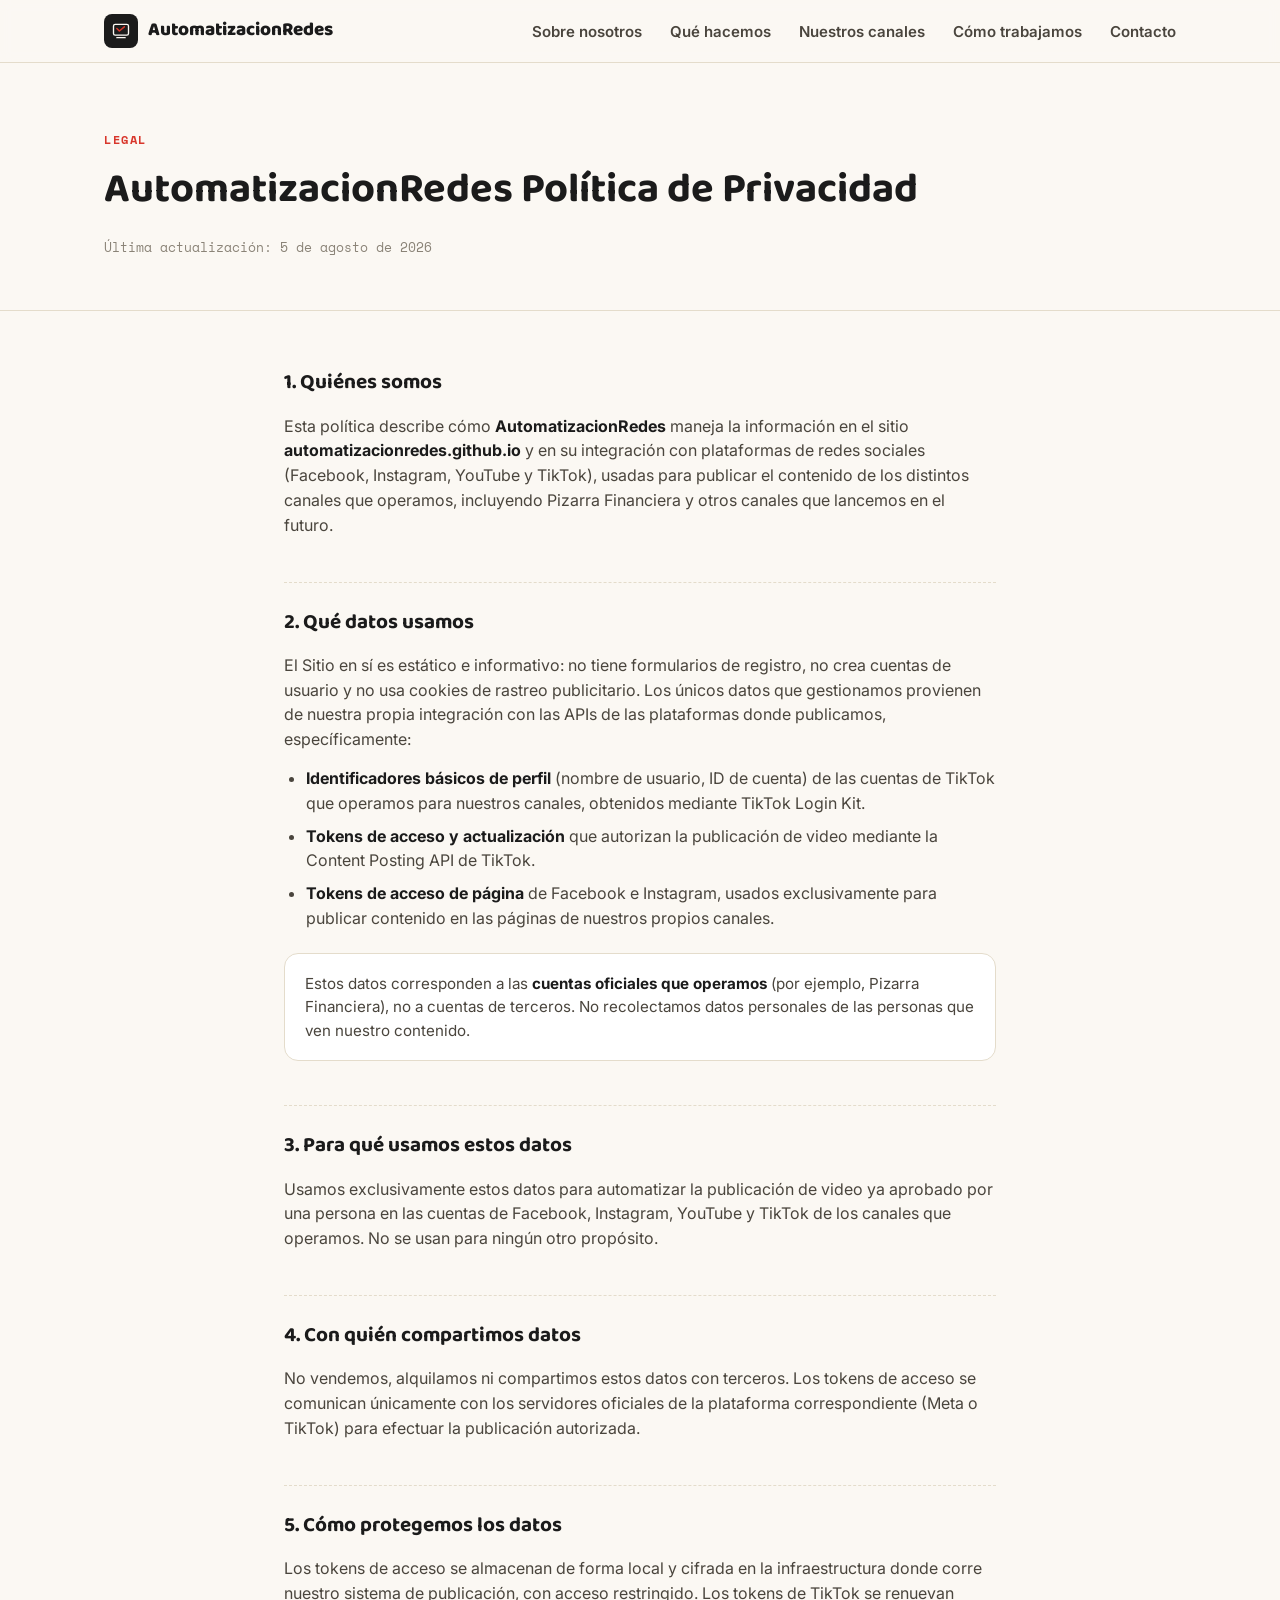
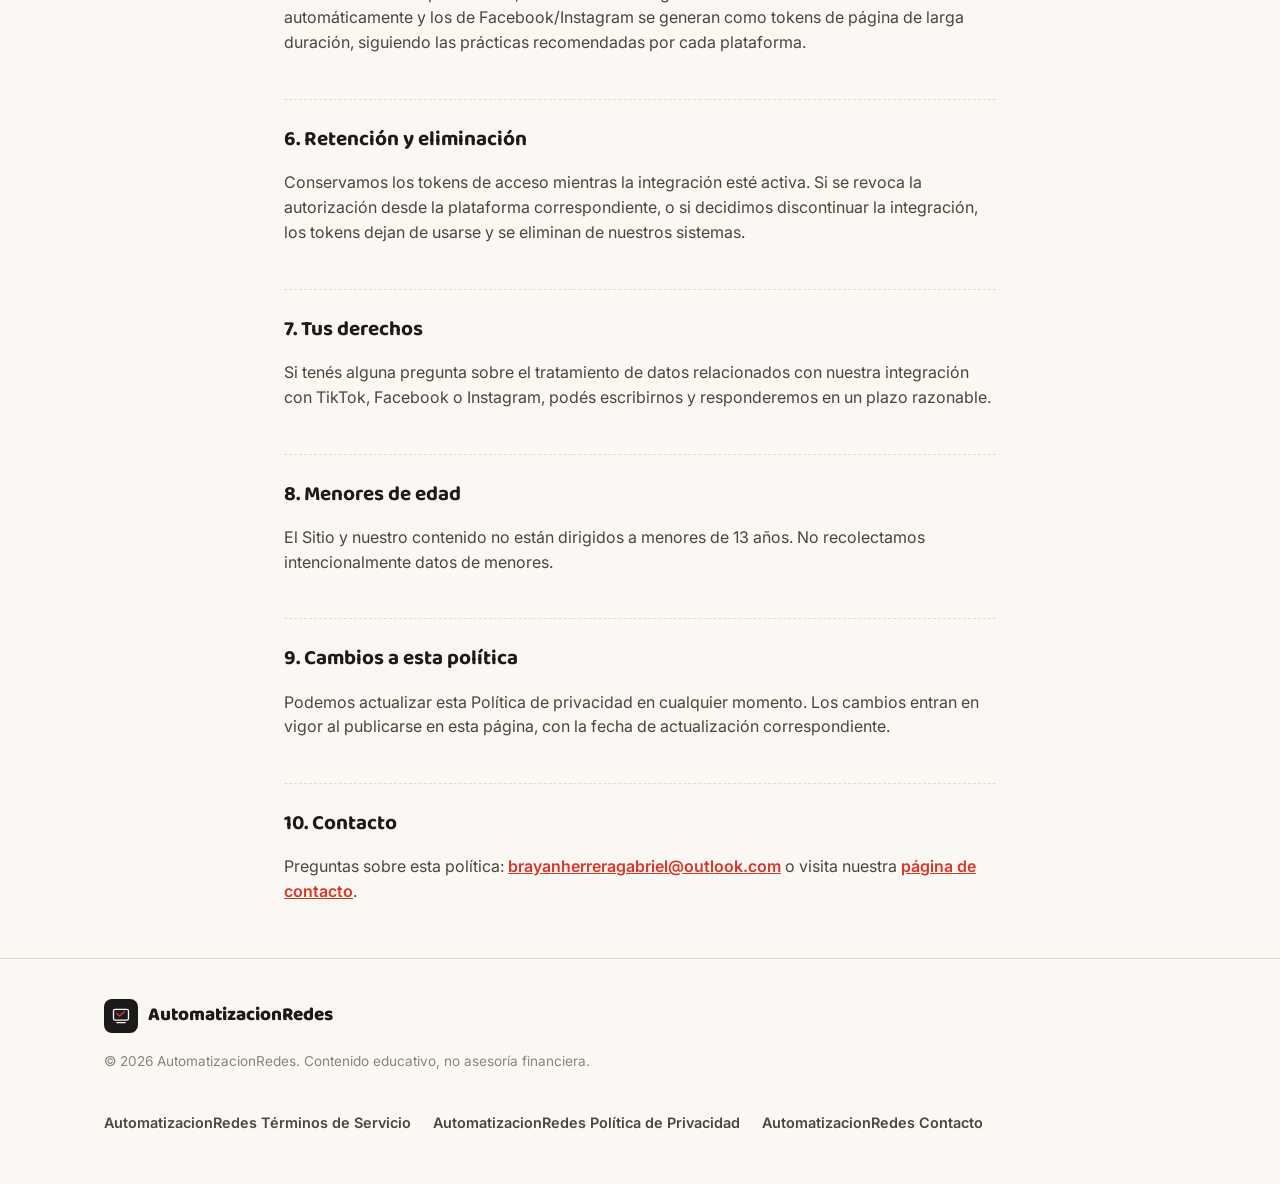
<file: privacy.html>
<!DOCTYPE html>
<html lang="es">
<head>
<meta charset="UTF-8">
<meta name="viewport" content="width=device-width, initial-scale=1.0">
<title>AutomatizacionRedes Política de Privacidad</title>
<meta name="description" content="Política de privacidad de AutomatizacionRedes: qué datos usamos a través de las integraciones con TikTok, Facebook e Instagram, y cómo los protegemos.">

<link rel="icon" type="image/png" href="favicon.png">
<link rel="preconnect" href="https://fonts.googleapis.com">
<link rel="preconnect" href="https://fonts.gstatic.com" crossorigin>
<link href="https://fonts.googleapis.com/css2?family=Baloo+2:wght@500;600;700;800&family=Inter:wght@400;500;600;700&family=Space+Mono:wght@400;700&display=swap" rel="stylesheet">
<style>
  :root{
    --paper:#FBF8F3;
    --paper-alt:#F3EEE3;
    --ink:#1B1B1B;
    --ink-soft:#4A453D;
    --muted:#8A8377;
    --red:#D8362B;
    --red-soft:#F6DAD6;
    --green:#4F7A5B;
    --line:#E4DCCB;
    --card:#FFFFFF;
    --radius:14px;
    --max:1120px;
  }
  *{box-sizing:border-box;}
  html{scroll-behavior:smooth;}
  body{
    margin:0;
    background:var(--paper);
    color:var(--ink);
    font-family:'Inter',sans-serif;
    line-height:1.55;
    -webkit-font-smoothing:antialiased;
  }
  h1,h2,h3{
    font-family:'Baloo 2',sans-serif;
    margin:0;
    color:var(--ink);
  }
  .eyebrow{
    font-family:'Space Mono',monospace;
    font-size:.72rem;
    letter-spacing:.14em;
    text-transform:uppercase;
    color:var(--red);
    font-weight:700;
  }
  a{color:inherit;}
  img,svg{display:block;}
  .wrap{max-width:var(--max);margin:0 auto;padding:0 24px;}

  /* underline squiggle used as brand signature */
  .squiggle{
    display:block;
    width:100%;
    height:10px;
    margin-top:2px;
  }

  /* NAV */
  header.site{
    position:sticky;top:0;z-index:50;
    background:rgba(251,248,243,.92);
    backdrop-filter:blur(6px);
    border-bottom:1px solid var(--line);
  }
  nav.wrap{
    display:flex;align-items:center;justify-content:space-between;
    padding-top:14px;padding-bottom:14px;
  }
  .brand{
    display:flex;align-items:center;gap:10px;
    font-family:'Baloo 2';font-weight:800;font-size:1.18rem;
    text-decoration:none;color:var(--ink);
  }
  .brand .mark{
    width:34px;height:34px;border-radius:8px;
    background:var(--ink);
    display:flex;align-items:center;justify-content:center;
  }
  .brand .mark svg{width:20px;height:20px;}
  nav ul{
    list-style:none;display:flex;gap:28px;margin:0;padding:0;
  }
  nav ul a{
    text-decoration:none;font-weight:600;font-size:.94rem;color:var(--ink-soft);
    transition:color .15s;
  }
  nav ul a:hover{color:var(--red);}
  .nav-toggle{display:none;background:none;border:none;cursor:pointer;padding:6px;}
  .nav-toggle span{display:block;width:22px;height:2px;background:var(--ink);margin:5px 0;}

  /* HERO */
  .hero{padding:64px 0 56px;}
  .hero .grid{
    display:grid;grid-template-columns:1.1fr .9fr;gap:56px;align-items:center;
  }
  .hero h1{
    font-size:clamp(2.1rem,4.4vw,3.4rem);
    line-height:1.08;font-weight:800;
    margin-top:14px;
  }
  .hero h1 .hl{position:relative;white-space:nowrap;}
  .hero p.lede{
    margin-top:20px;font-size:1.08rem;color:var(--ink-soft);max-width:46ch;
  }
  .pillars-inline{
    margin-top:26px;display:flex;flex-wrap:wrap;gap:10px;
  }
  .pillars-inline span{
    font-family:'Space Mono';font-size:.78rem;font-weight:700;
    background:var(--card);border:1px solid var(--line);
    padding:6px 12px;border-radius:999px;color:var(--ink-soft);
  }
  .pillars-inline span::before{content:"● ";color:var(--red);}

  .cta-row{margin-top:30px;display:flex;gap:14px;flex-wrap:wrap;}
  .btn{
    display:inline-flex;align-items:center;gap:8px;
    padding:12px 20px;border-radius:10px;font-weight:700;font-size:.95rem;
    text-decoration:none;transition:transform .15s;
  }
  .btn:hover{transform:translateY(-2px);}
  .btn-primary{background:var(--ink);color:var(--paper);}
  .btn-ghost{background:transparent;color:var(--ink);border:1.5px solid var(--ink);}

  /* checklist card — signature element */
  .checklist-card{
    background:var(--card);
    border:1px solid var(--line);
    border-radius:var(--radius);
    padding:22px 24px;
    box-shadow:0 18px 36px -22px rgba(27,27,27,.35);
    transform:rotate(-1.6deg);
    max-width:340px;
    margin-left:auto;
  }
  .checklist-card .tag{
    font-family:'Space Mono';font-size:.72rem;font-weight:700;
    letter-spacing:.1em;color:var(--muted);text-transform:uppercase;
  }
  .checklist-card ul{list-style:none;margin:14px 0 0;padding:0;}
  .checklist-card li{
    display:flex;align-items:center;gap:10px;
    padding:9px 0;border-bottom:1px dashed var(--line);
    font-weight:600;font-size:.98rem;
  }
  .checklist-card li:last-child{border-bottom:none;}
  .check{
    width:18px;height:18px;border-radius:5px;background:var(--green);
    flex:0 0 auto;display:flex;align-items:center;justify-content:center;
  }
  .check svg{width:11px;height:11px;}

  /* dashed divider motif */
  .divider{
    height:2px;
    background-image:repeating-linear-gradient(90deg,var(--ink) 0 10px,transparent 10px 20px);
    opacity:.15;
    margin:0;
  }

  section{padding:72px 0;}
  section.alt{background:var(--paper-alt);}
  .section-head{max-width:640px;margin-bottom:40px;}
  .section-head h2{font-size:clamp(1.6rem,3vw,2.2rem);margin-top:8px;}
  .section-head p{color:var(--ink-soft);margin-top:12px;font-size:1.02rem;}

  /* about */
  .about-grid{display:grid;grid-template-columns:1.3fr .7fr;gap:48px;align-items:start;}
  .about-grid p{color:var(--ink-soft);font-size:1.02rem;margin:0 0 16px;}
  .fact-list{
    background:var(--card);border:1px solid var(--line);border-radius:var(--radius);
    padding:22px;
  }
  .fact-list dt{
    font-family:'Space Mono';font-size:.72rem;color:var(--muted);
    text-transform:uppercase;letter-spacing:.08em;
  }
  .fact-list dd{margin:2px 0 16px;font-weight:700;font-size:1rem;}
  .fact-list dd:last-child{margin-bottom:0;}

  /* pillars cards */
  .cards3{display:grid;grid-template-columns:repeat(3,1fr);gap:22px;}
  .pcard{
    background:var(--card);border:1px solid var(--line);border-radius:var(--radius);
    padding:26px;
  }
  .pcard .num{
    font-family:'Space Mono';font-weight:700;color:var(--red);font-size:.85rem;
  }
  .pcard h3{font-size:1.2rem;margin-top:10px;}
  .pcard p{color:var(--ink-soft);font-size:.95rem;margin-top:8px;}

  /* process steps */
  .steps{
    display:grid;grid-template-columns:repeat(4,1fr);gap:20px;counter-reset:step;
  }
  .step{position:relative;padding-top:8px;}
  .step .idx{
    font-family:'Baloo 2';font-weight:800;font-size:1.6rem;color:var(--red);
  }
  .step h3{font-size:1.02rem;margin-top:6px;}
  .step p{color:var(--ink-soft);font-size:.92rem;margin-top:6px;}
  .step-note{
    margin-top:34px;background:var(--red-soft);border-radius:var(--radius);
    padding:16px 20px;font-size:.94rem;color:#7A2119;font-weight:600;
  }

  /* platforms */
  .plat-grid{display:grid;grid-template-columns:repeat(4,1fr);gap:18px;}
  .plat-card{
    background:var(--card);border:1px solid var(--line);border-radius:var(--radius);
    padding:22px;text-decoration:none;display:flex;flex-direction:column;gap:10px;
    transition:border-color .15s, transform .15s;
  }
  .plat-card:hover{border-color:var(--ink);transform:translateY(-3px);}
  .plat-card .icon{
    width:38px;height:38px;border-radius:9px;background:var(--paper-alt);
    display:flex;align-items:center;justify-content:center;
  }
  .plat-card .icon svg{width:20px;height:20px;}
  .plat-card h3{font-size:1.02rem;}
  .plat-card .handle{color:var(--muted);font-size:.86rem;font-family:'Space Mono';}
  .status{
    display:inline-flex;width:fit-content;font-size:.72rem;font-weight:700;
    padding:3px 10px;border-radius:999px;font-family:'Space Mono';
  }
  .status.live{background:#E4F0E7;color:#2C6B41;}
  .status.soon{background:#F3EAD1;color:#8A6414;}

  /* contact */
  .contact-box{
    background:var(--ink);color:var(--paper);border-radius:20px;
    padding:48px;display:grid;grid-template-columns:1.2fr .8fr;gap:32px;align-items:center;
  }
  .contact-box h2{color:var(--paper);}
  .contact-box p{color:#CFC9BC;margin-top:12px;max-width:44ch;}
  .contact-box .btn-primary{background:var(--red);color:#fff;}
  .contact-email{
    font-family:'Space Mono';font-size:1.05rem;word-break:break-all;
  }

  footer{padding:40px 0 50px;border-top:1px solid var(--line);}
  .footer-grid{display:flex;justify-content:space-between;align-items:flex-start;flex-wrap:wrap;gap:24px;}
  .footer-links{display:flex;gap:22px;flex-wrap:wrap;list-style:none;padding:0;margin:0;}
  .footer-links a{text-decoration:none;color:var(--ink-soft);font-size:.9rem;font-weight:600;}
  .footer-links a:hover{color:var(--red);}
  .copyright{color:var(--muted);font-size:.85rem;margin-top:18px;}

  @media (max-width: 880px){
    .hero .grid{grid-template-columns:1fr;gap:40px;}
    .checklist-card{margin:0;transform:rotate(-1deg);}
    .about-grid{grid-template-columns:1fr;}
    .cards3{grid-template-columns:1fr;}
    .steps{grid-template-columns:1fr 1fr;}
    .plat-grid{grid-template-columns:1fr 1fr;}
    .contact-box{grid-template-columns:1fr;padding:32px;}
    nav ul{
      position:absolute;top:100%;left:0;right:0;background:var(--paper);
      flex-direction:column;gap:0;border-bottom:1px solid var(--line);
      display:none;
    }
    nav ul.open{display:flex;}
    nav ul a{display:block;padding:14px 24px;border-top:1px solid var(--line);}
    .nav-toggle{display:block;}
  }
  @media (max-width: 560px){
    .steps{grid-template-columns:1fr;}
    .plat-grid{grid-template-columns:1fr;}
  }

  /* ===== Legal / info pages ===== */
  .page-hero{padding:56px 0 40px;border-bottom:1px solid var(--line);}
  .page-hero .eyebrow{margin-bottom:10px;}
  .page-hero h1{font-size:clamp(1.9rem,3.6vw,2.6rem);}
  .page-hero .updated{
    margin-top:14px;font-family:'Space Mono';font-size:.82rem;color:var(--muted);
  }
  .legal{max-width:760px;margin:0 auto;padding:56px 24px 40px;}
  .legal h2{
    font-size:1.3rem;margin-top:44px;margin-bottom:14px;
    padding-top:24px;border-top:1px dashed var(--line);
  }
  .legal h2:first-of-type{border-top:none;padding-top:0;margin-top:0;}
  .legal p{color:var(--ink-soft);margin:0 0 14px;font-size:1rem;}
  .legal ul{color:var(--ink-soft);margin:0 0 14px;padding-left:22px;}
  .legal li{margin-bottom:8px;}
  .legal strong{color:var(--ink);}
  .legal a.inline{color:var(--red);font-weight:600;text-decoration:underline;}
  .legal .callout{
    background:var(--card);border:1px solid var(--line);border-radius:var(--radius);
    padding:18px 20px;margin:22px 0;font-size:.95rem;color:var(--ink-soft);
  }

  /* ===== Contact page ===== */
  .contact-hero{padding:56px 0 0;}
  .contact-page-grid{
    display:grid;grid-template-columns:1fr 1fr;gap:24px;margin-top:36px;padding-bottom:70px;
  }
  .contact-card{
    background:var(--card);border:1px solid var(--line);border-radius:var(--radius);
    padding:28px;
  }
  .contact-card .icon-sm{
    width:38px;height:38px;border-radius:9px;background:var(--paper-alt);
    display:flex;align-items:center;justify-content:center;margin-bottom:14px;
  }
  .contact-card .icon-sm svg{width:20px;height:20px;}
  .contact-card h3{font-size:1.08rem;margin-bottom:8px;}
  .contact-card p{color:var(--ink-soft);font-size:.95rem;margin:0 0 14px;}
  .contact-card a.value{
    font-family:'Space Mono';font-size:.92rem;color:var(--red);text-decoration:none;
    word-break:break-all;font-weight:700;
  }
  .social-mini{list-style:none;margin:0;padding:0;display:flex;flex-direction:column;gap:10px;}
  .social-mini a{
    display:flex;align-items:center;justify-content:space-between;
    text-decoration:none;color:var(--ink);font-weight:600;font-size:.95rem;
    padding:10px 14px;border:1px solid var(--line);border-radius:9px;
    transition:border-color .15s;
  }
  .social-mini a:hover{border-color:var(--ink);}
  .social-mini .h{color:var(--muted);font-family:'Space Mono';font-size:.8rem;font-weight:400;}

  @media (max-width:760px){
    .contact-page-grid{grid-template-columns:1fr;}
  }

</style>
</head>
<body>

<header class="site">
  <nav class="wrap">
    <a href="index.html" class="brand">
      <span class="mark">
        <svg viewBox="0 0 24 24" fill="none"><rect x="3" y="4" width="18" height="13" rx="2" stroke="#FBF8F3" stroke-width="1.6"/><path d="M7 20h10" stroke="#FBF8F3" stroke-width="1.6" stroke-linecap="round"/><path d="M7 9l3 3 6-5" stroke="#D8362B" stroke-width="1.8" stroke-linecap="round" stroke-linejoin="round"/></svg>
      </span>
      AutomatizacionRedes
    </a>
    <button class="nav-toggle" aria-label="Abrir menú" onclick="document.getElementById('navlinks').classList.toggle('open')">
      <span></span><span></span><span></span>
    </button>
    <ul id="navlinks">
      <li><a href="index.html#sobre">Sobre nosotros</a></li>
      <li><a href="index.html#hacemos">Qué hacemos</a></li>
      <li><a href="index.html#canales">Nuestros canales</a></li>
      <li><a href="index.html#proceso">Cómo trabajamos</a></li>
      <li><a href="contact.html">Contacto</a></li>
    </ul>
  </nav>
</header>

<main>
  <section class="page-hero">
    <div class="wrap">
      <p class="eyebrow">Legal</p>
      <h1>AutomatizacionRedes Política de Privacidad</h1>
      <p class="updated">Última actualización: 5 de agosto de 2026</p>
    </div>
  </section>

  <article class="legal">

    <h2>1. Quiénes somos</h2>
    <p>
      Esta política describe cómo <strong>AutomatizacionRedes</strong> maneja la información en el sitio
      <strong>automatizacionredes.github.io</strong> y en su integración con plataformas de redes sociales
      (Facebook, Instagram, YouTube y TikTok), usadas para publicar el contenido de los distintos canales
      que operamos, incluyendo Pizarra Financiera y otros canales que lancemos en el futuro.
    </p>

    <h2>2. Qué datos usamos</h2>
    <p>
      El Sitio en sí es estático e informativo: no tiene formularios de registro, no crea cuentas de
      usuario y no usa cookies de rastreo publicitario. Los únicos datos que gestionamos provienen de
      nuestra propia integración con las APIs de las plataformas donde publicamos, específicamente:
    </p>
    <ul>
      <li><strong>Identificadores básicos de perfil</strong> (nombre de usuario, ID de cuenta) de las cuentas de TikTok que operamos para nuestros canales, obtenidos mediante TikTok Login Kit.</li>
      <li><strong>Tokens de acceso y actualización</strong> que autorizan la publicación de video mediante la Content Posting API de TikTok.</li>
      <li><strong>Tokens de acceso de página</strong> de Facebook e Instagram, usados exclusivamente para publicar contenido en las páginas de nuestros propios canales.</li>
    </ul>

    <div class="callout">
      Estos datos corresponden a las <strong>cuentas oficiales que operamos</strong> (por ejemplo, Pizarra
      Financiera), no a cuentas de terceros. No recolectamos datos personales de las personas que ven
      nuestro contenido.
    </div>

    <h2>3. Para qué usamos estos datos</h2>
    <p>
      Usamos exclusivamente estos datos para automatizar la publicación de video ya aprobado por una
      persona en las cuentas de Facebook, Instagram, YouTube y TikTok de los canales que operamos. No se
      usan para ningún otro propósito.
    </p>

    <h2>4. Con quién compartimos datos</h2>
    <p>
      No vendemos, alquilamos ni compartimos estos datos con terceros. Los tokens de acceso se comunican
      únicamente con los servidores oficiales de la plataforma correspondiente (Meta o TikTok) para
      efectuar la publicación autorizada.
    </p>

    <h2>5. Cómo protegemos los datos</h2>
    <p>
      Los tokens de acceso se almacenan de forma local y cifrada en la infraestructura donde corre nuestro
      sistema de publicación, con acceso restringido. Los tokens de TikTok se renuevan automáticamente y
      los de Facebook/Instagram se generan como tokens de página de larga duración, siguiendo las prácticas
      recomendadas por cada plataforma.
    </p>

    <h2>6. Retención y eliminación</h2>
    <p>
      Conservamos los tokens de acceso mientras la integración esté activa. Si se revoca la autorización
      desde la plataforma correspondiente, o si decidimos discontinuar la integración, los tokens dejan de
      usarse y se eliminan de nuestros sistemas.
    </p>

    <h2>7. Tus derechos</h2>
    <p>
      Si tenés alguna pregunta sobre el tratamiento de datos relacionados con nuestra integración con
      TikTok, Facebook o Instagram, podés escribirnos y responderemos en un plazo razonable.
    </p>

    <h2>8. Menores de edad</h2>
    <p>
      El Sitio y nuestro contenido no están dirigidos a menores de 13 años. No recolectamos
      intencionalmente datos de menores.
    </p>

    <h2>9. Cambios a esta política</h2>
    <p>
      Podemos actualizar esta Política de privacidad en cualquier momento. Los cambios entran en vigor al
      publicarse en esta página, con la fecha de actualización correspondiente.
    </p>

    <h2>10. Contacto</h2>
    <p>
      Preguntas sobre esta política: <a class="inline" href="mailto:brayanherreragabriel@outlook.com">brayanherreragabriel@outlook.com</a>
      o visita nuestra <a class="inline" href="contact.html">página de contacto</a>.
    </p>

  </article>
</main>

<footer>
  <div class="wrap footer-grid">
    <div>
      <a href="index.html" class="brand" style="margin-bottom:8px;">
        <span class="mark">
          <svg viewBox="0 0 24 24" fill="none"><rect x="3" y="4" width="18" height="13" rx="2" stroke="#FBF8F3" stroke-width="1.6"/><path d="M7 20h10" stroke="#FBF8F3" stroke-width="1.6" stroke-linecap="round"/><path d="M7 9l3 3 6-5" stroke="#D8362B" stroke-width="1.8" stroke-linecap="round" stroke-linejoin="round"/></svg>
        </span>
        AutomatizacionRedes
      </a>
      <p class="copyright">© 2026 AutomatizacionRedes. Contenido educativo, no asesoría financiera.</p>
    </div>
    <ul class="footer-links">
      <li><a href="terms.html">AutomatizacionRedes Términos de Servicio</a></li>
      <li><a href="privacy.html">AutomatizacionRedes Política de Privacidad</a></li>
      <li><a href="contact.html">AutomatizacionRedes Contacto</a></li>
    </ul>
  </div>
</footer>

</body>
</html>
</file>
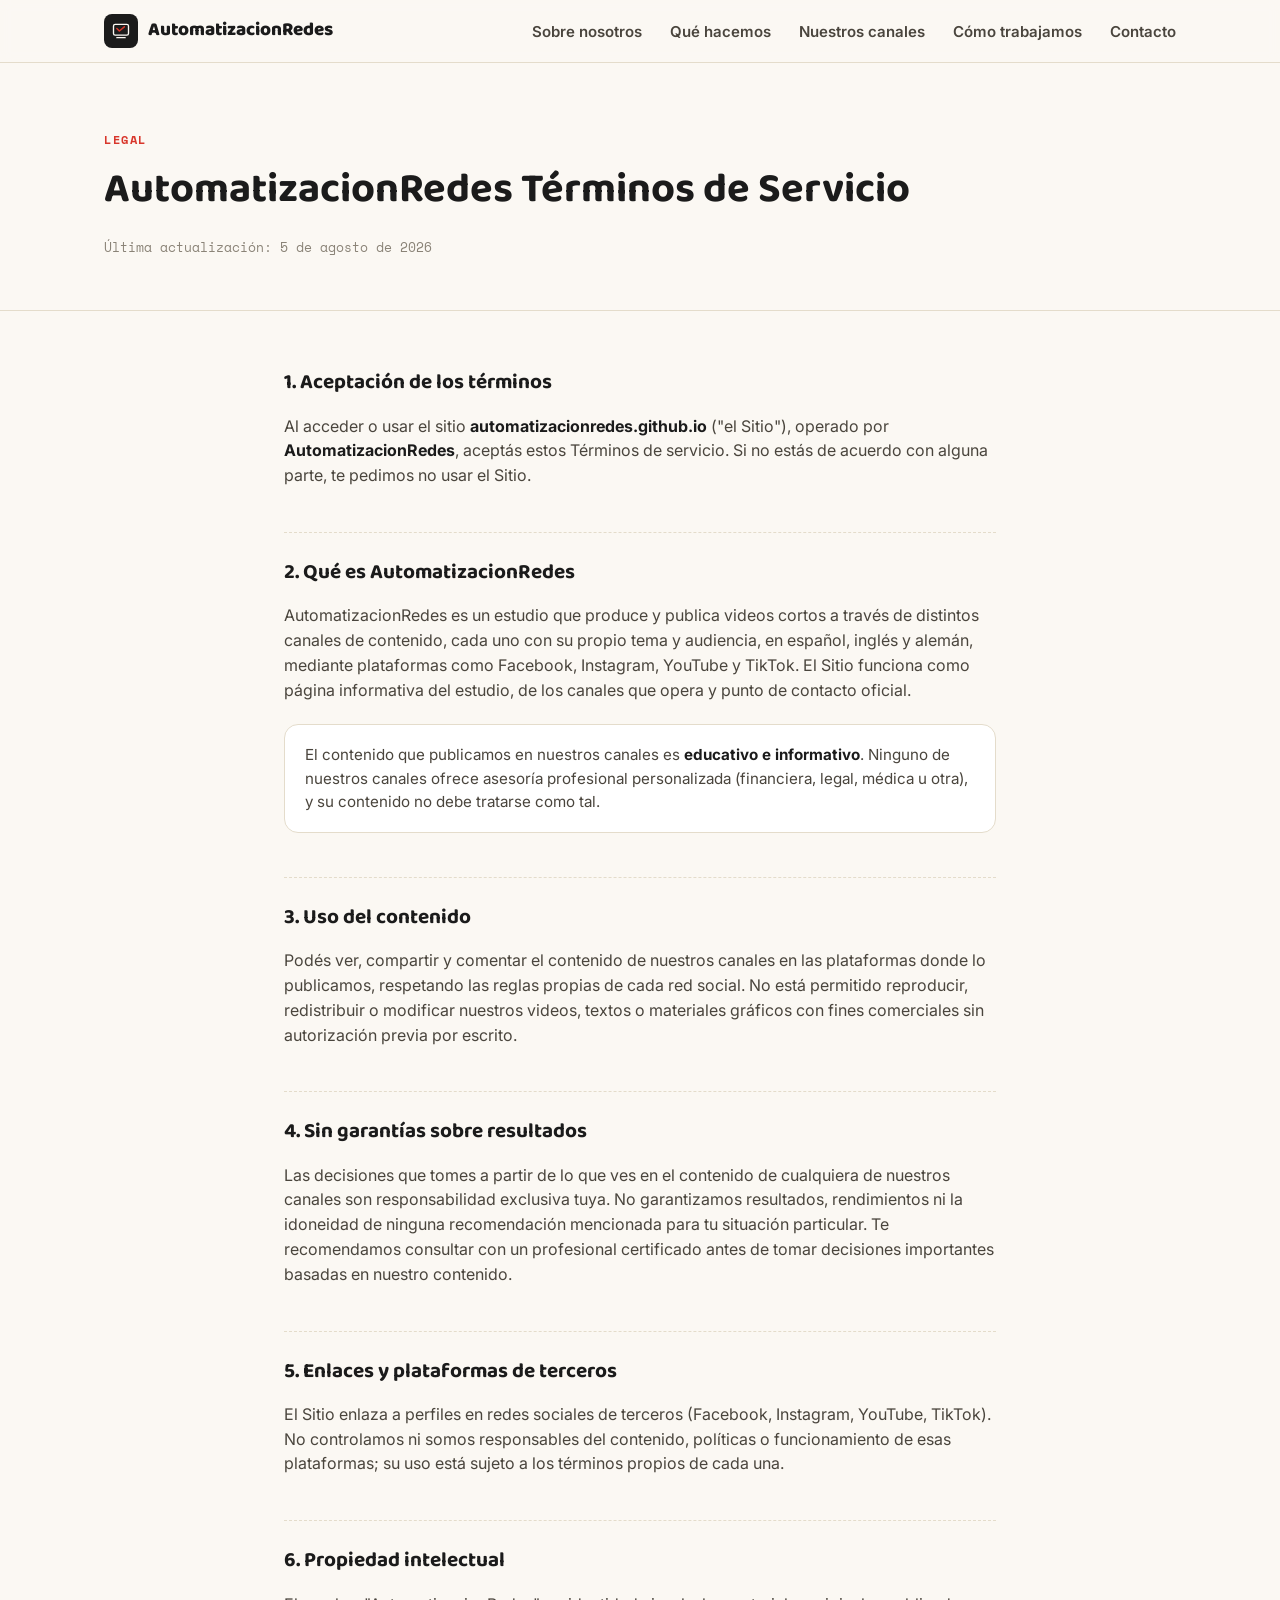
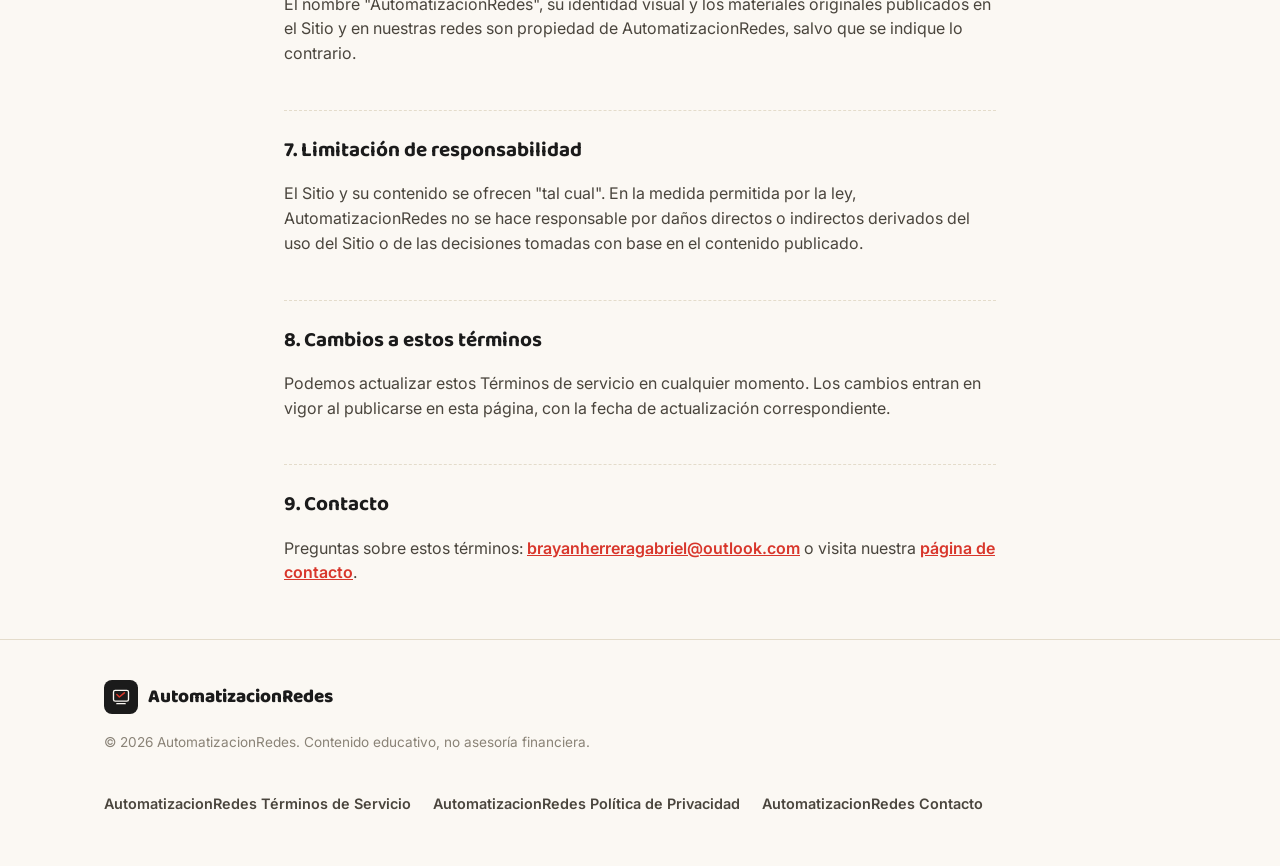
<file: terms.html>
<!DOCTYPE html>
<html lang="es">
<head>
<meta charset="UTF-8">
<meta name="viewport" content="width=device-width, initial-scale=1.0">
<title>AutomatizacionRedes Términos de Servicio</title>
<meta name="description" content="Términos de servicio de AutomatizacionRedes: condiciones de uso del sitio y del contenido de nuestros canales de video.">
<link rel="icon" type="image/png" href="favicon.png">
<link rel="preconnect" href="https://fonts.googleapis.com">
<link rel="preconnect" href="https://fonts.gstatic.com" crossorigin>
<link href="https://fonts.googleapis.com/css2?family=Baloo+2:wght@500;600;700;800&family=Inter:wght@400;500;600;700&family=Space+Mono:wght@400;700&display=swap" rel="stylesheet">
<style>
  :root{
    --paper:#FBF8F3;
    --paper-alt:#F3EEE3;
    --ink:#1B1B1B;
    --ink-soft:#4A453D;
    --muted:#8A8377;
    --red:#D8362B;
    --red-soft:#F6DAD6;
    --green:#4F7A5B;
    --line:#E4DCCB;
    --card:#FFFFFF;
    --radius:14px;
    --max:1120px;
  }
  *{box-sizing:border-box;}
  html{scroll-behavior:smooth;}
  body{
    margin:0;
    background:var(--paper);
    color:var(--ink);
    font-family:'Inter',sans-serif;
    line-height:1.55;
    -webkit-font-smoothing:antialiased;
  }
  h1,h2,h3{
    font-family:'Baloo 2',sans-serif;
    margin:0;
    color:var(--ink);
  }
  .eyebrow{
    font-family:'Space Mono',monospace;
    font-size:.72rem;
    letter-spacing:.14em;
    text-transform:uppercase;
    color:var(--red);
    font-weight:700;
  }
  a{color:inherit;}
  img,svg{display:block;}
  .wrap{max-width:var(--max);margin:0 auto;padding:0 24px;}

  /* underline squiggle used as brand signature */
  .squiggle{
    display:block;
    width:100%;
    height:10px;
    margin-top:2px;
  }

  /* NAV */
  header.site{
    position:sticky;top:0;z-index:50;
    background:rgba(251,248,243,.92);
    backdrop-filter:blur(6px);
    border-bottom:1px solid var(--line);
  }
  nav.wrap{
    display:flex;align-items:center;justify-content:space-between;
    padding-top:14px;padding-bottom:14px;
  }
  .brand{
    display:flex;align-items:center;gap:10px;
    font-family:'Baloo 2';font-weight:800;font-size:1.18rem;
    text-decoration:none;color:var(--ink);
  }
  .brand .mark{
    width:34px;height:34px;border-radius:8px;
    background:var(--ink);
    display:flex;align-items:center;justify-content:center;
  }
  .brand .mark svg{width:20px;height:20px;}
  nav ul{
    list-style:none;display:flex;gap:28px;margin:0;padding:0;
  }
  nav ul a{
    text-decoration:none;font-weight:600;font-size:.94rem;color:var(--ink-soft);
    transition:color .15s;
  }
  nav ul a:hover{color:var(--red);}
  .nav-toggle{display:none;background:none;border:none;cursor:pointer;padding:6px;}
  .nav-toggle span{display:block;width:22px;height:2px;background:var(--ink);margin:5px 0;}

  /* HERO */
  .hero{padding:64px 0 56px;}
  .hero .grid{
    display:grid;grid-template-columns:1.1fr .9fr;gap:56px;align-items:center;
  }
  .hero h1{
    font-size:clamp(2.1rem,4.4vw,3.4rem);
    line-height:1.08;font-weight:800;
    margin-top:14px;
  }
  .hero h1 .hl{position:relative;white-space:nowrap;}
  .hero p.lede{
    margin-top:20px;font-size:1.08rem;color:var(--ink-soft);max-width:46ch;
  }
  .pillars-inline{
    margin-top:26px;display:flex;flex-wrap:wrap;gap:10px;
  }
  .pillars-inline span{
    font-family:'Space Mono';font-size:.78rem;font-weight:700;
    background:var(--card);border:1px solid var(--line);
    padding:6px 12px;border-radius:999px;color:var(--ink-soft);
  }
  .pillars-inline span::before{content:"● ";color:var(--red);}

  .cta-row{margin-top:30px;display:flex;gap:14px;flex-wrap:wrap;}
  .btn{
    display:inline-flex;align-items:center;gap:8px;
    padding:12px 20px;border-radius:10px;font-weight:700;font-size:.95rem;
    text-decoration:none;transition:transform .15s;
  }
  .btn:hover{transform:translateY(-2px);}
  .btn-primary{background:var(--ink);color:var(--paper);}
  .btn-ghost{background:transparent;color:var(--ink);border:1.5px solid var(--ink);}

  /* checklist card — signature element */
  .checklist-card{
    background:var(--card);
    border:1px solid var(--line);
    border-radius:var(--radius);
    padding:22px 24px;
    box-shadow:0 18px 36px -22px rgba(27,27,27,.35);
    transform:rotate(-1.6deg);
    max-width:340px;
    margin-left:auto;
  }
  .checklist-card .tag{
    font-family:'Space Mono';font-size:.72rem;font-weight:700;
    letter-spacing:.1em;color:var(--muted);text-transform:uppercase;
  }
  .checklist-card ul{list-style:none;margin:14px 0 0;padding:0;}
  .checklist-card li{
    display:flex;align-items:center;gap:10px;
    padding:9px 0;border-bottom:1px dashed var(--line);
    font-weight:600;font-size:.98rem;
  }
  .checklist-card li:last-child{border-bottom:none;}
  .check{
    width:18px;height:18px;border-radius:5px;background:var(--green);
    flex:0 0 auto;display:flex;align-items:center;justify-content:center;
  }
  .check svg{width:11px;height:11px;}

  /* dashed divider motif */
  .divider{
    height:2px;
    background-image:repeating-linear-gradient(90deg,var(--ink) 0 10px,transparent 10px 20px);
    opacity:.15;
    margin:0;
  }

  section{padding:72px 0;}
  section.alt{background:var(--paper-alt);}
  .section-head{max-width:640px;margin-bottom:40px;}
  .section-head h2{font-size:clamp(1.6rem,3vw,2.2rem);margin-top:8px;}
  .section-head p{color:var(--ink-soft);margin-top:12px;font-size:1.02rem;}

  /* about */
  .about-grid{display:grid;grid-template-columns:1.3fr .7fr;gap:48px;align-items:start;}
  .about-grid p{color:var(--ink-soft);font-size:1.02rem;margin:0 0 16px;}
  .fact-list{
    background:var(--card);border:1px solid var(--line);border-radius:var(--radius);
    padding:22px;
  }
  .fact-list dt{
    font-family:'Space Mono';font-size:.72rem;color:var(--muted);
    text-transform:uppercase;letter-spacing:.08em;
  }
  .fact-list dd{margin:2px 0 16px;font-weight:700;font-size:1rem;}
  .fact-list dd:last-child{margin-bottom:0;}

  /* pillars cards */
  .cards3{display:grid;grid-template-columns:repeat(3,1fr);gap:22px;}
  .pcard{
    background:var(--card);border:1px solid var(--line);border-radius:var(--radius);
    padding:26px;
  }
  .pcard .num{
    font-family:'Space Mono';font-weight:700;color:var(--red);font-size:.85rem;
  }
  .pcard h3{font-size:1.2rem;margin-top:10px;}
  .pcard p{color:var(--ink-soft);font-size:.95rem;margin-top:8px;}

  /* process steps */
  .steps{
    display:grid;grid-template-columns:repeat(4,1fr);gap:20px;counter-reset:step;
  }
  .step{position:relative;padding-top:8px;}
  .step .idx{
    font-family:'Baloo 2';font-weight:800;font-size:1.6rem;color:var(--red);
  }
  .step h3{font-size:1.02rem;margin-top:6px;}
  .step p{color:var(--ink-soft);font-size:.92rem;margin-top:6px;}
  .step-note{
    margin-top:34px;background:var(--red-soft);border-radius:var(--radius);
    padding:16px 20px;font-size:.94rem;color:#7A2119;font-weight:600;
  }

  /* platforms */
  .plat-grid{display:grid;grid-template-columns:repeat(4,1fr);gap:18px;}
  .plat-card{
    background:var(--card);border:1px solid var(--line);border-radius:var(--radius);
    padding:22px;text-decoration:none;display:flex;flex-direction:column;gap:10px;
    transition:border-color .15s, transform .15s;
  }
  .plat-card:hover{border-color:var(--ink);transform:translateY(-3px);}
  .plat-card .icon{
    width:38px;height:38px;border-radius:9px;background:var(--paper-alt);
    display:flex;align-items:center;justify-content:center;
  }
  .plat-card .icon svg{width:20px;height:20px;}
  .plat-card h3{font-size:1.02rem;}
  .plat-card .handle{color:var(--muted);font-size:.86rem;font-family:'Space Mono';}
  .status{
    display:inline-flex;width:fit-content;font-size:.72rem;font-weight:700;
    padding:3px 10px;border-radius:999px;font-family:'Space Mono';
  }
  .status.live{background:#E4F0E7;color:#2C6B41;}
  .status.soon{background:#F3EAD1;color:#8A6414;}

  /* contact */
  .contact-box{
    background:var(--ink);color:var(--paper);border-radius:20px;
    padding:48px;display:grid;grid-template-columns:1.2fr .8fr;gap:32px;align-items:center;
  }
  .contact-box h2{color:var(--paper);}
  .contact-box p{color:#CFC9BC;margin-top:12px;max-width:44ch;}
  .contact-box .btn-primary{background:var(--red);color:#fff;}
  .contact-email{
    font-family:'Space Mono';font-size:1.05rem;word-break:break-all;
  }

  footer{padding:40px 0 50px;border-top:1px solid var(--line);}
  .footer-grid{display:flex;justify-content:space-between;align-items:flex-start;flex-wrap:wrap;gap:24px;}
  .footer-links{display:flex;gap:22px;flex-wrap:wrap;list-style:none;padding:0;margin:0;}
  .footer-links a{text-decoration:none;color:var(--ink-soft);font-size:.9rem;font-weight:600;}
  .footer-links a:hover{color:var(--red);}
  .copyright{color:var(--muted);font-size:.85rem;margin-top:18px;}

  @media (max-width: 880px){
    .hero .grid{grid-template-columns:1fr;gap:40px;}
    .checklist-card{margin:0;transform:rotate(-1deg);}
    .about-grid{grid-template-columns:1fr;}
    .cards3{grid-template-columns:1fr;}
    .steps{grid-template-columns:1fr 1fr;}
    .plat-grid{grid-template-columns:1fr 1fr;}
    .contact-box{grid-template-columns:1fr;padding:32px;}
    nav ul{
      position:absolute;top:100%;left:0;right:0;background:var(--paper);
      flex-direction:column;gap:0;border-bottom:1px solid var(--line);
      display:none;
    }
    nav ul.open{display:flex;}
    nav ul a{display:block;padding:14px 24px;border-top:1px solid var(--line);}
    .nav-toggle{display:block;}
  }
  @media (max-width: 560px){
    .steps{grid-template-columns:1fr;}
    .plat-grid{grid-template-columns:1fr;}
  }

  /* ===== Legal / info pages ===== */
  .page-hero{padding:56px 0 40px;border-bottom:1px solid var(--line);}
  .page-hero .eyebrow{margin-bottom:10px;}
  .page-hero h1{font-size:clamp(1.9rem,3.6vw,2.6rem);}
  .page-hero .updated{
    margin-top:14px;font-family:'Space Mono';font-size:.82rem;color:var(--muted);
  }
  .legal{max-width:760px;margin:0 auto;padding:56px 24px 40px;}
  .legal h2{
    font-size:1.3rem;margin-top:44px;margin-bottom:14px;
    padding-top:24px;border-top:1px dashed var(--line);
  }
  .legal h2:first-of-type{border-top:none;padding-top:0;margin-top:0;}
  .legal p{color:var(--ink-soft);margin:0 0 14px;font-size:1rem;}
  .legal ul{color:var(--ink-soft);margin:0 0 14px;padding-left:22px;}
  .legal li{margin-bottom:8px;}
  .legal strong{color:var(--ink);}
  .legal a.inline{color:var(--red);font-weight:600;text-decoration:underline;}
  .legal .callout{
    background:var(--card);border:1px solid var(--line);border-radius:var(--radius);
    padding:18px 20px;margin:22px 0;font-size:.95rem;color:var(--ink-soft);
  }

  /* ===== Contact page ===== */
  .contact-hero{padding:56px 0 0;}
  .contact-page-grid{
    display:grid;grid-template-columns:1fr 1fr;gap:24px;margin-top:36px;padding-bottom:70px;
  }
  .contact-card{
    background:var(--card);border:1px solid var(--line);border-radius:var(--radius);
    padding:28px;
  }
  .contact-card .icon-sm{
    width:38px;height:38px;border-radius:9px;background:var(--paper-alt);
    display:flex;align-items:center;justify-content:center;margin-bottom:14px;
  }
  .contact-card .icon-sm svg{width:20px;height:20px;}
  .contact-card h3{font-size:1.08rem;margin-bottom:8px;}
  .contact-card p{color:var(--ink-soft);font-size:.95rem;margin:0 0 14px;}
  .contact-card a.value{
    font-family:'Space Mono';font-size:.92rem;color:var(--red);text-decoration:none;
    word-break:break-all;font-weight:700;
  }
  .social-mini{list-style:none;margin:0;padding:0;display:flex;flex-direction:column;gap:10px;}
  .social-mini a{
    display:flex;align-items:center;justify-content:space-between;
    text-decoration:none;color:var(--ink);font-weight:600;font-size:.95rem;
    padding:10px 14px;border:1px solid var(--line);border-radius:9px;
    transition:border-color .15s;
  }
  .social-mini a:hover{border-color:var(--ink);}
  .social-mini .h{color:var(--muted);font-family:'Space Mono';font-size:.8rem;font-weight:400;}

  @media (max-width:760px){
    .contact-page-grid{grid-template-columns:1fr;}
  }

</style>
</head>
<body>

<header class="site">
  <nav class="wrap">
    <a href="index.html" class="brand">
      <span class="mark">
        <svg viewBox="0 0 24 24" fill="none"><rect x="3" y="4" width="18" height="13" rx="2" stroke="#FBF8F3" stroke-width="1.6"/><path d="M7 20h10" stroke="#FBF8F3" stroke-width="1.6" stroke-linecap="round"/><path d="M7 9l3 3 6-5" stroke="#D8362B" stroke-width="1.8" stroke-linecap="round" stroke-linejoin="round"/></svg>
      </span>
      AutomatizacionRedes
    </a>
    <button class="nav-toggle" aria-label="Abrir menú" onclick="document.getElementById('navlinks').classList.toggle('open')">
      <span></span><span></span><span></span>
    </button>
    <ul id="navlinks">
      <li><a href="index.html#sobre">Sobre nosotros</a></li>
      <li><a href="index.html#hacemos">Qué hacemos</a></li>
      <li><a href="index.html#canales">Nuestros canales</a></li>
      <li><a href="index.html#proceso">Cómo trabajamos</a></li>
      <li><a href="contact.html">Contacto</a></li>
    </ul>
  </nav>
</header>

<main>
  <section class="page-hero">
    <div class="wrap">
      <p class="eyebrow">Legal</p>
      <h1>AutomatizacionRedes Términos de Servicio</h1>
      <p class="updated">Última actualización: 5 de agosto de 2026</p>
    </div>
  </section>

  <article class="legal">

    <h2>1. Aceptación de los términos</h2>
    <p>
      Al acceder o usar el sitio <strong>automatizacionredes.github.io</strong> ("el Sitio"), operado por
      <strong>AutomatizacionRedes</strong>, aceptás estos Términos de servicio. Si no estás de acuerdo con
      alguna parte, te pedimos no usar el Sitio.
    </p>

    <h2>2. Qué es AutomatizacionRedes</h2>
    <p>
      AutomatizacionRedes es un estudio que produce y publica videos cortos a través de distintos canales
      de contenido, cada uno con su propio tema y audiencia, en español, inglés y alemán, mediante
      plataformas como Facebook, Instagram, YouTube y TikTok. El Sitio funciona como página informativa
      del estudio, de los canales que opera y punto de contacto oficial.
    </p>

    <div class="callout">
      El contenido que publicamos en nuestros canales es <strong>educativo e informativo</strong>. Ninguno
      de nuestros canales ofrece asesoría profesional personalizada (financiera, legal, médica u otra), y
      su contenido no debe tratarse como tal.
    </div>

    <h2>3. Uso del contenido</h2>
    <p>
      Podés ver, compartir y comentar el contenido de nuestros canales en las plataformas donde lo
      publicamos, respetando las reglas propias de cada red social. No está permitido reproducir,
      redistribuir o modificar nuestros videos, textos o materiales gráficos con fines comerciales sin
      autorización previa por escrito.
    </p>

    <h2>4. Sin garantías sobre resultados</h2>
    <p>
      Las decisiones que tomes a partir de lo que ves en el contenido de cualquiera de nuestros canales son
      responsabilidad exclusiva tuya. No garantizamos resultados, rendimientos ni la idoneidad de ninguna
      recomendación mencionada para tu situación particular. Te recomendamos consultar con un profesional
      certificado antes de tomar decisiones importantes basadas en nuestro contenido.
    </p>

    <h2>5. Enlaces y plataformas de terceros</h2>
    <p>
      El Sitio enlaza a perfiles en redes sociales de terceros (Facebook, Instagram, YouTube, TikTok). No
      controlamos ni somos responsables del contenido, políticas o funcionamiento de esas plataformas; su
      uso está sujeto a los términos propios de cada una.
    </p>

    <h2>6. Propiedad intelectual</h2>
    <p>
      El nombre "AutomatizacionRedes", su identidad visual y los materiales originales publicados en el Sitio
      y en nuestras redes son propiedad de AutomatizacionRedes, salvo que se indique lo contrario.
    </p>

    <h2>7. Limitación de responsabilidad</h2>
    <p>
      El Sitio y su contenido se ofrecen "tal cual". En la medida permitida por la ley, AutomatizacionRedes
      no se hace responsable por daños directos o indirectos derivados del uso del Sitio o de las decisiones
      tomadas con base en el contenido publicado.
    </p>

    <h2>8. Cambios a estos términos</h2>
    <p>
      Podemos actualizar estos Términos de servicio en cualquier momento. Los cambios entran en vigor al
      publicarse en esta página, con la fecha de actualización correspondiente.
    </p>

    <h2>9. Contacto</h2>
    <p>
      Preguntas sobre estos términos: <a class="inline" href="mailto:brayanherreragabriel@outlook.com">brayanherreragabriel@outlook.com</a>
      o visita nuestra <a class="inline" href="contact.html">página de contacto</a>.
    </p>

  </article>
</main>

<footer>
  <div class="wrap footer-grid">
    <div>
      <a href="index.html" class="brand" style="margin-bottom:8px;">
        <span class="mark">
          <svg viewBox="0 0 24 24" fill="none"><rect x="3" y="4" width="18" height="13" rx="2" stroke="#FBF8F3" stroke-width="1.6"/><path d="M7 20h10" stroke="#FBF8F3" stroke-width="1.6" stroke-linecap="round"/><path d="M7 9l3 3 6-5" stroke="#D8362B" stroke-width="1.8" stroke-linecap="round" stroke-linejoin="round"/></svg>
        </span>
        AutomatizacionRedes
      </a>
      <p class="copyright">© 2026 AutomatizacionRedes. Contenido educativo, no asesoría financiera.</p>
    </div>
    <ul class="footer-links">
      <li><a href="terms.html">AutomatizacionRedes Términos de Servicio</a></li>
      <li><a href="privacy.html">AutomatizacionRedes Política de Privacidad</a></li>
      <li><a href="contact.html">AutomatizacionRedes Contacto</a></li>

      
    </ul>
  </div>
</footer>

</body>
</html>
</file>
